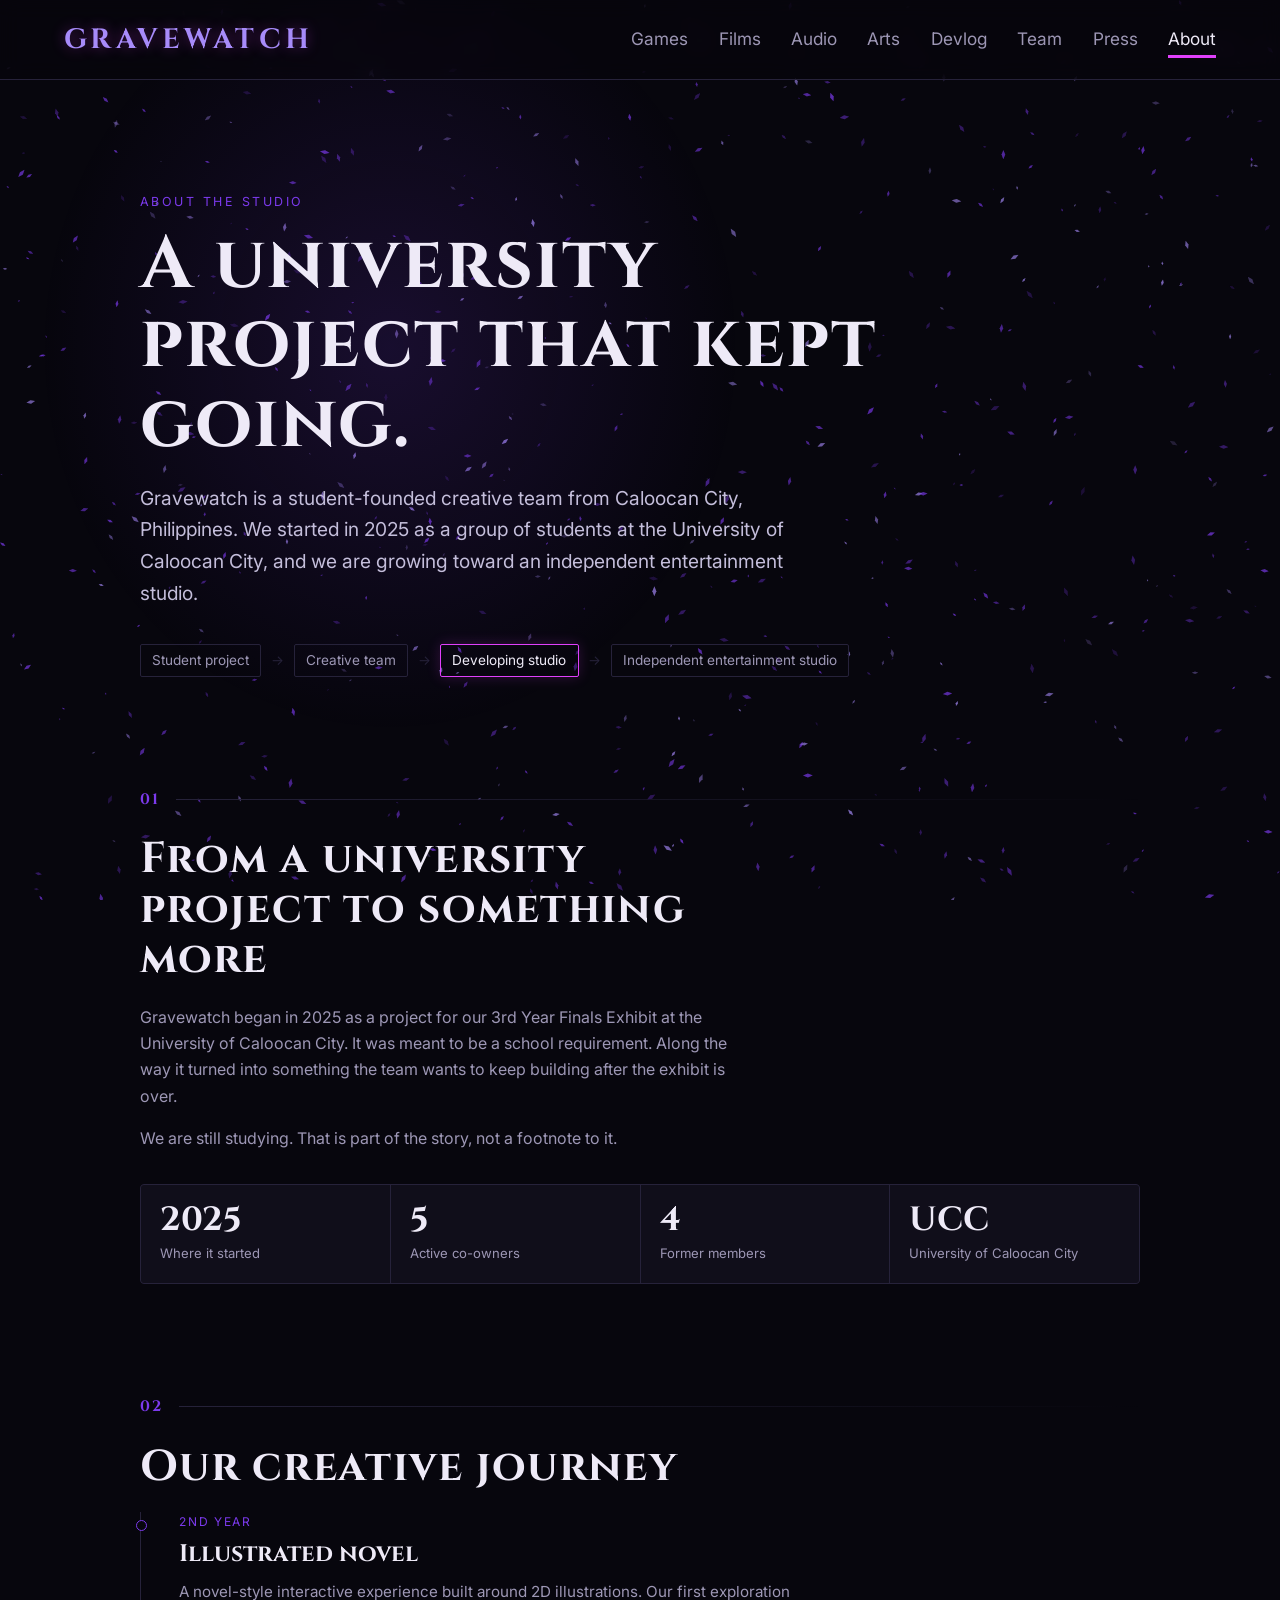
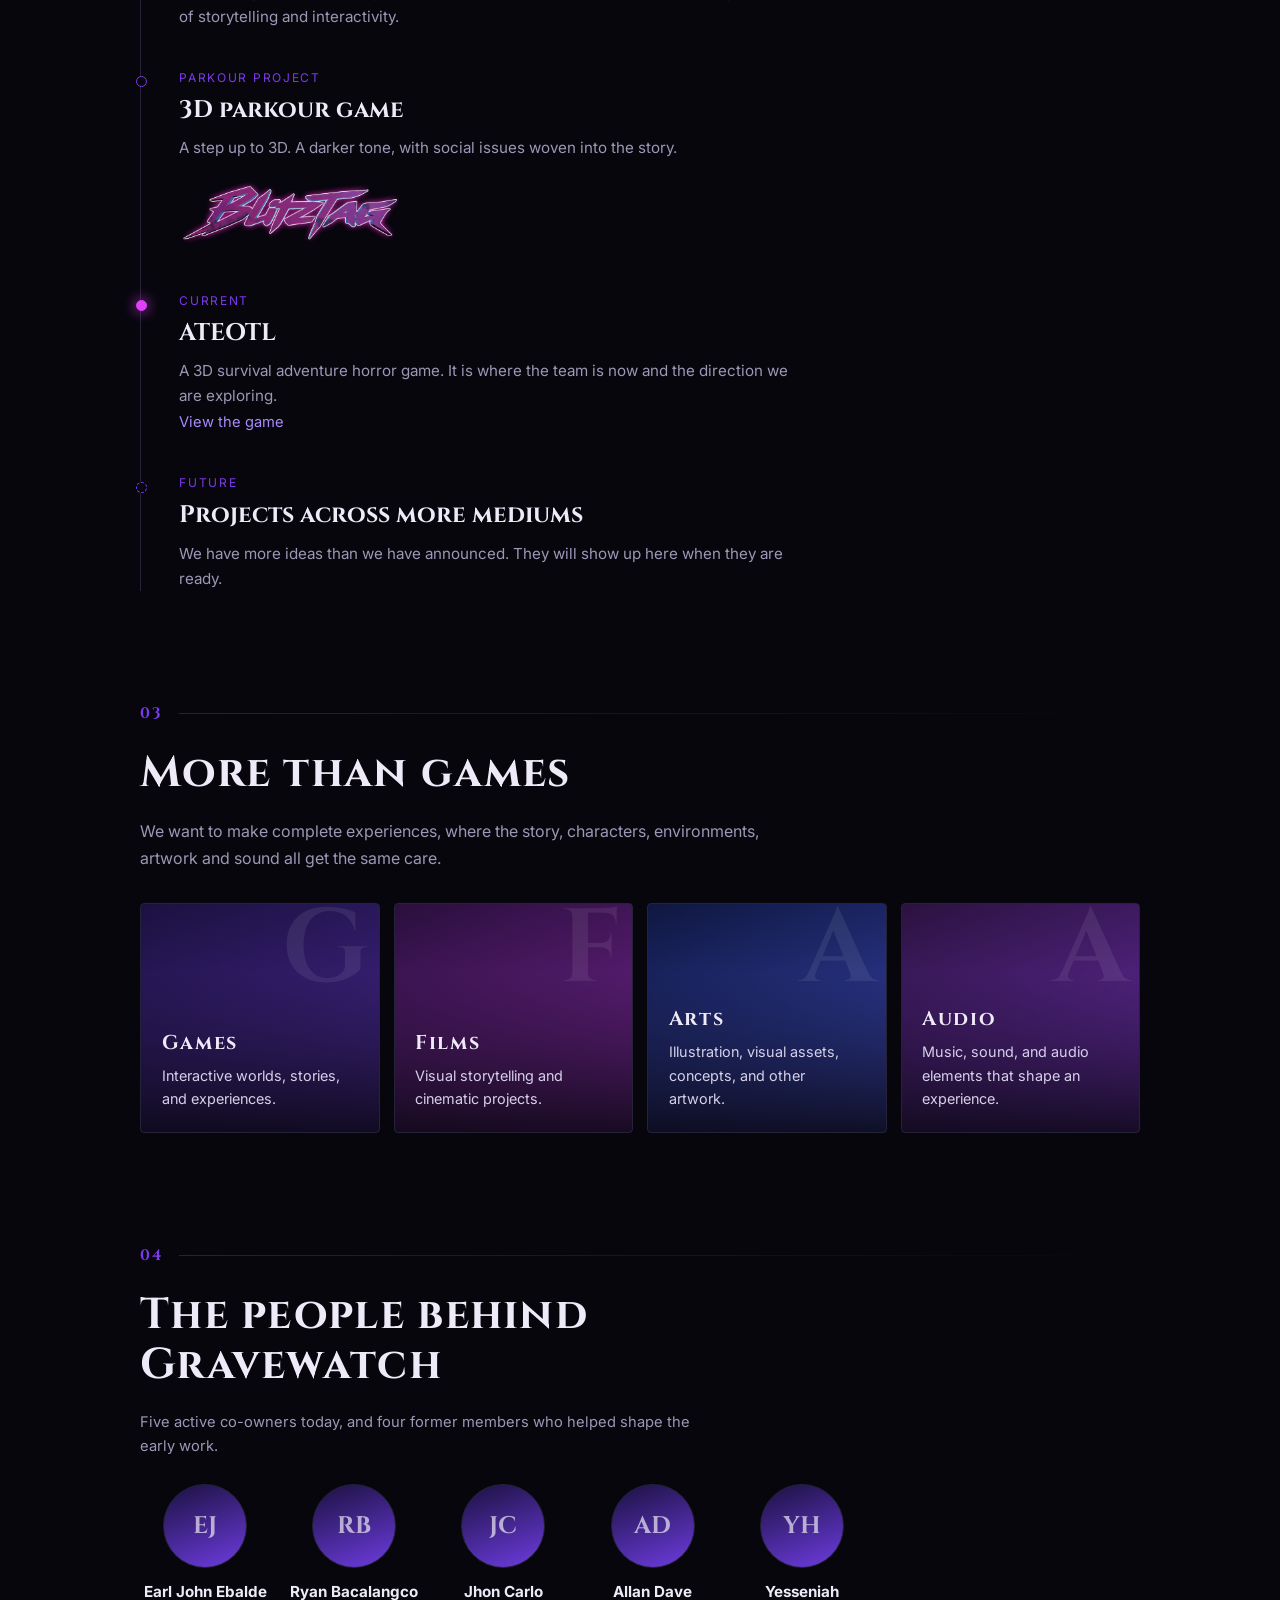
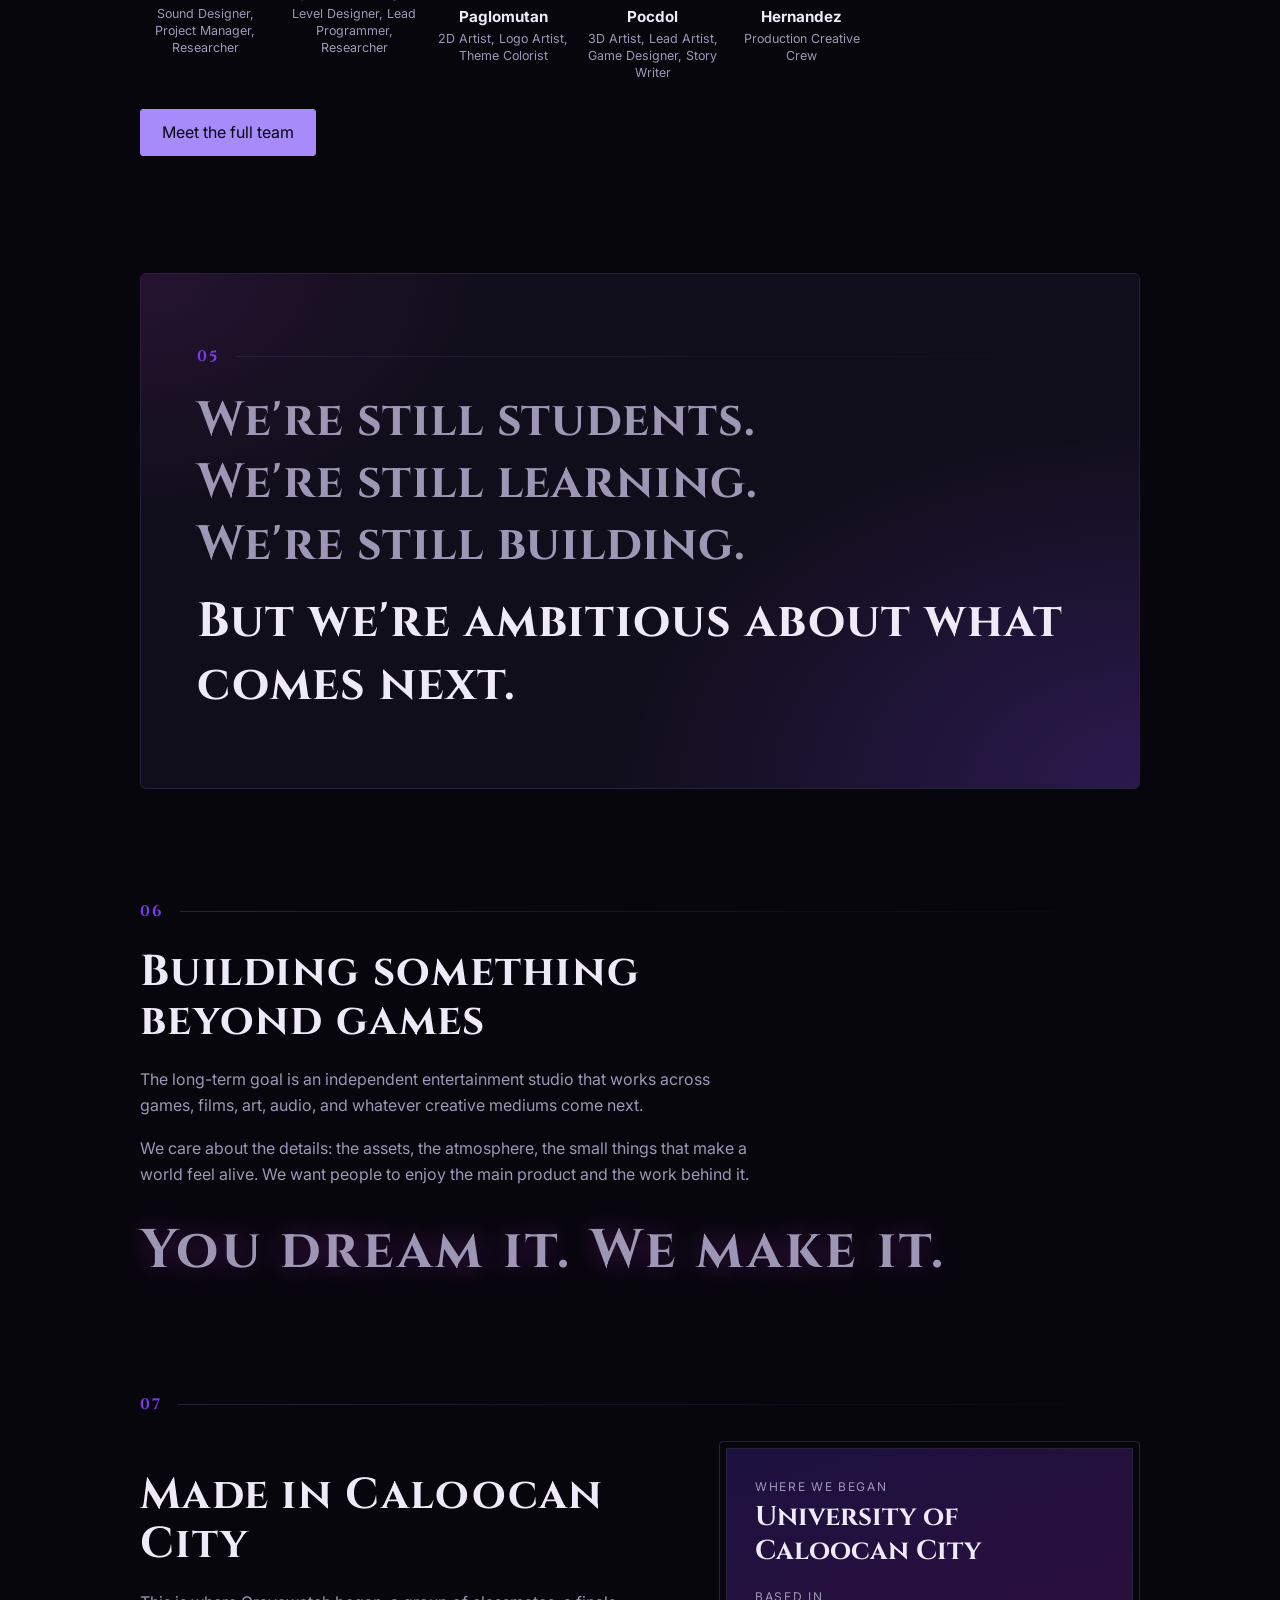
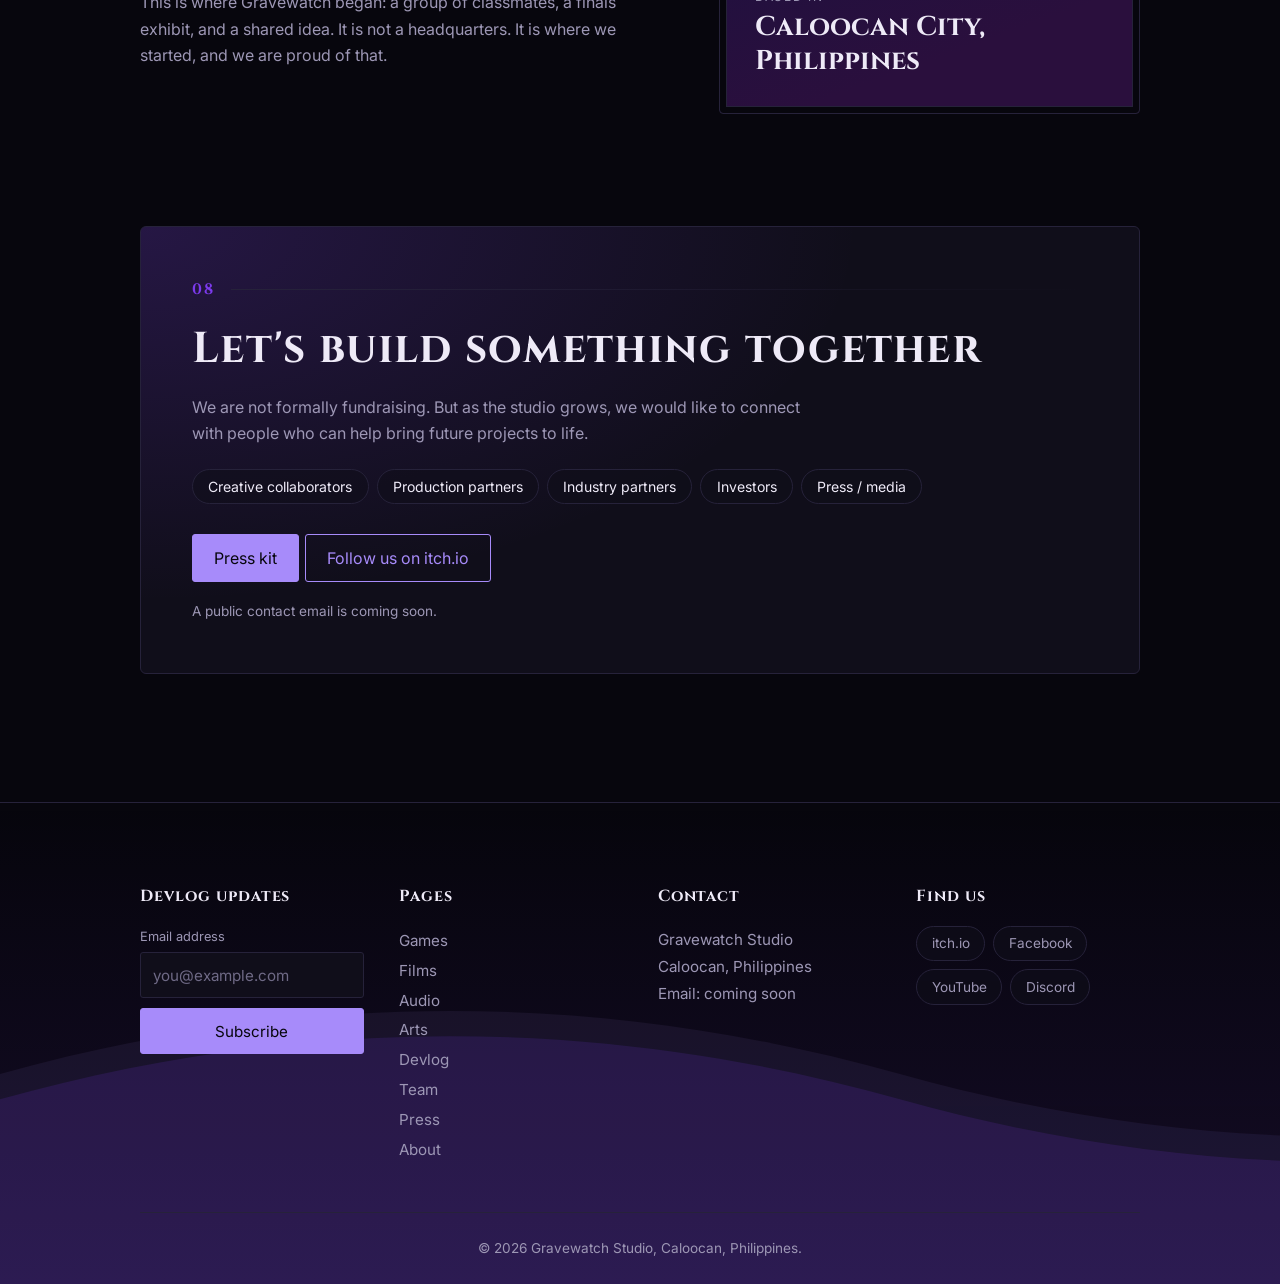
<file: about.html>
<!doctype html><html lang="en"><head><meta charset="utf-8"><meta name="viewport" content="width=device-width,initial-scale=1"><title>About | Gravewatch Studio</title><meta name="description" content="Gravewatch Studio is a student-founded creative team from Caloocan City, Philippines, growing toward an independent entertainment studio.">
<link rel="preconnect" href="https://fonts.googleapis.com"><link href="https://fonts.googleapis.com/css2?family=Cinzel:wght@500;700&family=Inter:wght@400;500&display=swap" rel="stylesheet"><link rel="stylesheet" href="css/style.css"></head>
<body data-page="about"><header><a class="brand" href="index.html">GRAVEWATCH</a><nav><a data-p="games" href="games.html">Games</a><a data-p="films" href="films.html">Films</a><a data-p="audio" href="audio.html">Audio</a><a data-p="arts" href="arts.html">Arts</a><a data-p="devlog" href="devlog.html">Devlog</a><a data-p="team" href="team.html">Team</a><a data-p="press" href="press.html">Press</a><a data-p="about" href="about.html">About</a></nav></header>
<main id="app" class="ab">
<section class="ab-hero" aria-labelledby="ab-title">
<p class="eyebrow">About the studio</p>
<h1 id="ab-title">A university project that kept going.</h1>
<p class="ab-lead">Gravewatch is a student-founded creative team from Caloocan City, Philippines. We started in 2025 as a group of students at the University of Caloocan City, and we are growing toward an independent entertainment studio.</p>
<ol class="ab-stage" aria-label="Where the studio is heading"><li><span>Student project</span></li><li><span>Creative team</span></li><li class="now"><span>Developing studio</span></li><li><span>Independent entertainment studio</span></li></ol>
</section>

<section class="ab-sec ab-r" aria-labelledby="ab-story">
<div class="ab-h"><span class="ab-n">01</span></div>
<h2 id="ab-story">From a university project to something more</h2>
<p>Gravewatch began in 2025 as a project for our 3rd Year Finals Exhibit at the University of Caloocan City. It was meant to be a school requirement. Along the way it turned into something the team wants to keep building after the exhibit is over.</p>
<p>We are still studying. That is part of the story, not a footnote to it.</p>
<div class="ab-facts"><div><b>2025</b><span>Where it started</span></div><div><b>5</b><span>Active co-owners</span></div><div><b>4</b><span>Former members</span></div><div><b>UCC</b><span>University of Caloocan City</span></div></div>
</section>

<section class="ab-sec ab-r" aria-labelledby="ab-journey">
<div class="ab-h"><span class="ab-n">02</span></div>
<h2 id="ab-journey">Our creative journey</h2>
<ol class="ab-tl">
<li><small>2nd year</small><h3>Illustrated novel</h3><p>A novel-style interactive experience built around 2D illustrations. Our first exploration of storytelling and interactivity.</p></li>
<li><small>Parkour project</small><h3>3D parkour game</h3><p>A step up to 3D. A darker tone, with social issues woven into the story.</p><img class="ab-logo" src="assets/blitztag-logo.png" alt="Blitz Tag logo" loading="lazy"></li>
<li class="now"><small>Current</small><h3>ATEOTL</h3><p>A 3D survival adventure horror game. It is where the team is now and the direction we are exploring.</p><a class="more" href="game.html?slug=ateotl">View the game</a></li>
<li class="next"><small>Future</small><h3>Projects across more mediums</h3><p>We have more ideas than we have announced. They will show up here when they are ready.</p></li>
</ol>
</section>

<section class="ab-sec ab-r" aria-labelledby="ab-make">
<div class="ab-h"><span class="ab-n">03</span></div>
<h2 id="ab-make">More than games</h2>
<p>We want to make complete experiences, where the story, characters, environments, artwork and sound all get the same care.</p>
<div class="ab-make">
<a class="ab-tile" data-g="G" href="games.html"><h3>Games</h3><p>Interactive worlds, stories, and experiences.</p></a>
<a class="ab-tile" data-g="F" href="films.html"><h3>Films</h3><p>Visual storytelling and cinematic projects.</p></a>
<a class="ab-tile" data-g="A" href="arts.html"><h3>Arts</h3><p>Illustration, visual assets, concepts, and other artwork.</p></a>
<a class="ab-tile" data-g="A" href="audio.html"><h3>Audio</h3><p>Music, sound, and audio elements that shape an experience.</p></a>
</div>
</section>

<section class="ab-sec ab-r" aria-labelledby="ab-people">
<div class="ab-h"><span class="ab-n">04</span></div>
<h2 id="ab-people">The people behind Gravewatch</h2>
<p class="ab-people-note">Five active co-owners today, and four former members who helped shape the early work.</p>
<div class="ab-crew" id="ab-crew"></div>
<a class="btn" href="team.html">Meet the full team</a>
</section>

<section class="ab-sec ab-r" aria-labelledby="ab-ambition">
<div class="ab-ambition">
<div class="ab-h"><span class="ab-n">05</span></div>
<h2 id="ab-ambition" class="sr-only" style="position:absolute;left:-9999px">Ambition</h2>
<p class="ab-big">We're still students.</p>
<p class="ab-big">We're still learning.</p>
<p class="ab-big">We're still building.</p>
<p class="ab-big last">But we're ambitious about what comes next.</p>
</div>
</section>

<section class="ab-sec ab-r" aria-labelledby="ab-vision">
<div class="ab-h"><span class="ab-n">06</span></div>
<h2 id="ab-vision">Building something beyond games</h2>
<p>The long-term goal is an independent entertainment studio that works across games, films, art, audio, and whatever creative mediums come next.</p>
<p>We care about the details: the assets, the atmosphere, the small things that make a world feel alive. We want people to enjoy the main product and the work behind it.</p>
<p class="ab-tagline">You dream it. We make it.</p>
</section>

<section class="ab-sec ab-r" aria-labelledby="ab-origin">
<div class="ab-h"><span class="ab-n">07</span></div>
<div class="ab-origin">
<div><h2 id="ab-origin">Made in Caloocan City</h2><p>This is where Gravewatch began: a group of classmates, a finals exhibit, and a shared idea. It is not a headquarters. It is where we started, and we are proud of that.</p></div>
<div class="ab-plate"><small>Where we began</small><b>University of Caloocan City</b><small>Based in</small><b>Caloocan City, Philippines</b></div>
</div>
</section>

<section class="ab-sec ab-r" aria-labelledby="ab-collab">
<div class="ab-collab">
<div class="ab-h"><span class="ab-n">08</span></div>
<h2 id="ab-collab">Let's build something together</h2>
<p>We are not formally fundraising. But as the studio grows, we would like to connect with people who can help bring future projects to life.</p>
<ul class="ab-who"><li>Creative collaborators</li><li>Production partners</li><li>Industry partners</li><li>Investors</li><li>Press / media</li></ul>
<a class="btn" href="press.html">Press kit</a><a class="btn alt" href="https://gravewatch-studio.itch.io">Follow us on itch.io</a>
<p class="ab-note">A public contact email is coming soon.</p>
</div>
</section>
</main><footer class="wave"><div class="wave-bg" aria-hidden="true"><svg class="wv wv1" viewBox="0 0 7200 500" preserveAspectRatio="none"><defs><path id="wv" d="M0 250C300 150 600 150 900 250S1500 350 1800 250V500H0Z"/></defs><g fill="#7c3aed" fill-opacity=".14"><use href="#wv" x="0" y="30"/><use href="#wv" x="1800" y="30"/><use href="#wv" x="3600" y="30"/><use href="#wv" x="5400" y="30"/></g></svg><svg class="wv wv2" viewBox="0 0 7200 500" preserveAspectRatio="none"><g fill="#a78bfa" fill-opacity=".07"><use href="#wv" x="0" y="0"/><use href="#wv" x="1800" y="0"/><use href="#wv" x="3600" y="0"/><use href="#wv" x="5400" y="0"/></g></svg></div>
<div class="wave-in"><div class="wave-grid">
<div><h3>Devlog updates</h3><form id="news" novalidate><label for="em">Email address</label><input id="em" type="email" placeholder="you@example.com" autocomplete="email" required><button class="btn" type="submit">Subscribe</button><p id="newsmsg" role="status"></p></form></div>
<div><h3>Pages</h3><div class="wl"><a href="games.html">Games</a><a href="films.html">Films</a><a href="audio.html">Audio</a><a href="arts.html">Arts</a><a href="devlog.html">Devlog</a><a href="team.html">Team</a><a href="press.html">Press</a><a href="about.html">About</a></div></div>
<div><h3>Contact</h3><address>Gravewatch Studio<br>Caloocan, Philippines<br>Email: coming soon</address></div>
<div><h3>Find us</h3><div class="soc"><a href="https://gravewatch-studio.itch.io">itch.io</a><a href="#">Facebook</a><a href="#">YouTube</a><a href="#">Discord</a></div></div>
</div><p class="wave-copy">&copy; <span id="yr"></span> Gravewatch Studio, Caloocan, Philippines.</p></div></footer><script>document.getElementById('yr').textContent=new Date().getFullYear()</script><script>
document.documentElement.classList.add('js');
(function(){
var r=[].slice.call(document.querySelectorAll('.ab-r'));
if(!('IntersectionObserver' in window)){r.forEach(function(e){e.classList.add('in')});}
else{var io=new IntersectionObserver(function(es){es.forEach(function(e){if(e.isIntersecting){e.target.classList.add('in');io.unobserve(e.target)}})},{threshold:.12});r.forEach(function(e){io.observe(e)});}
var box=document.getElementById('ab-crew');if(!box)return;
var esc=function(s){return String(s==null?'':s).replace(/[&<>"']/g,function(c){return {'&':'&amp;','<':'&lt;','>':'&gt;','"':'&quot;',"'":'&#39;'}[c]})};
var ini=function(n){return String(n||'').split(' ').filter(Boolean).map(function(w){return w[0]}).slice(0,2).join('').toUpperCase()};
fetch('data/data.json').then(function(x){return x.json()}).then(function(d){
var m=(d.members||[]).filter(function(p){return !p.former});
box.innerHTML='<div class="crew">'+m.map(function(p){return '<a class="crew-m" href="member.html?slug='+encodeURIComponent(p.slug)+'">'+(p.photo?'<img src="'+esc(p.photo)+'" alt="">':'<span class="crew-ph" aria-hidden="true">'+esc(ini(p.name))+'</span>')+'<strong>'+esc(p.name)+'</strong><span>'+esc(p.role)+'</span></a>'}).join('')+'</div>';
}).catch(function(){});
})();
</script><script src="js/bg.js"></script><script src="js/coverflow.js"></script><script src="js/app.js"></script></body></html>
</file>
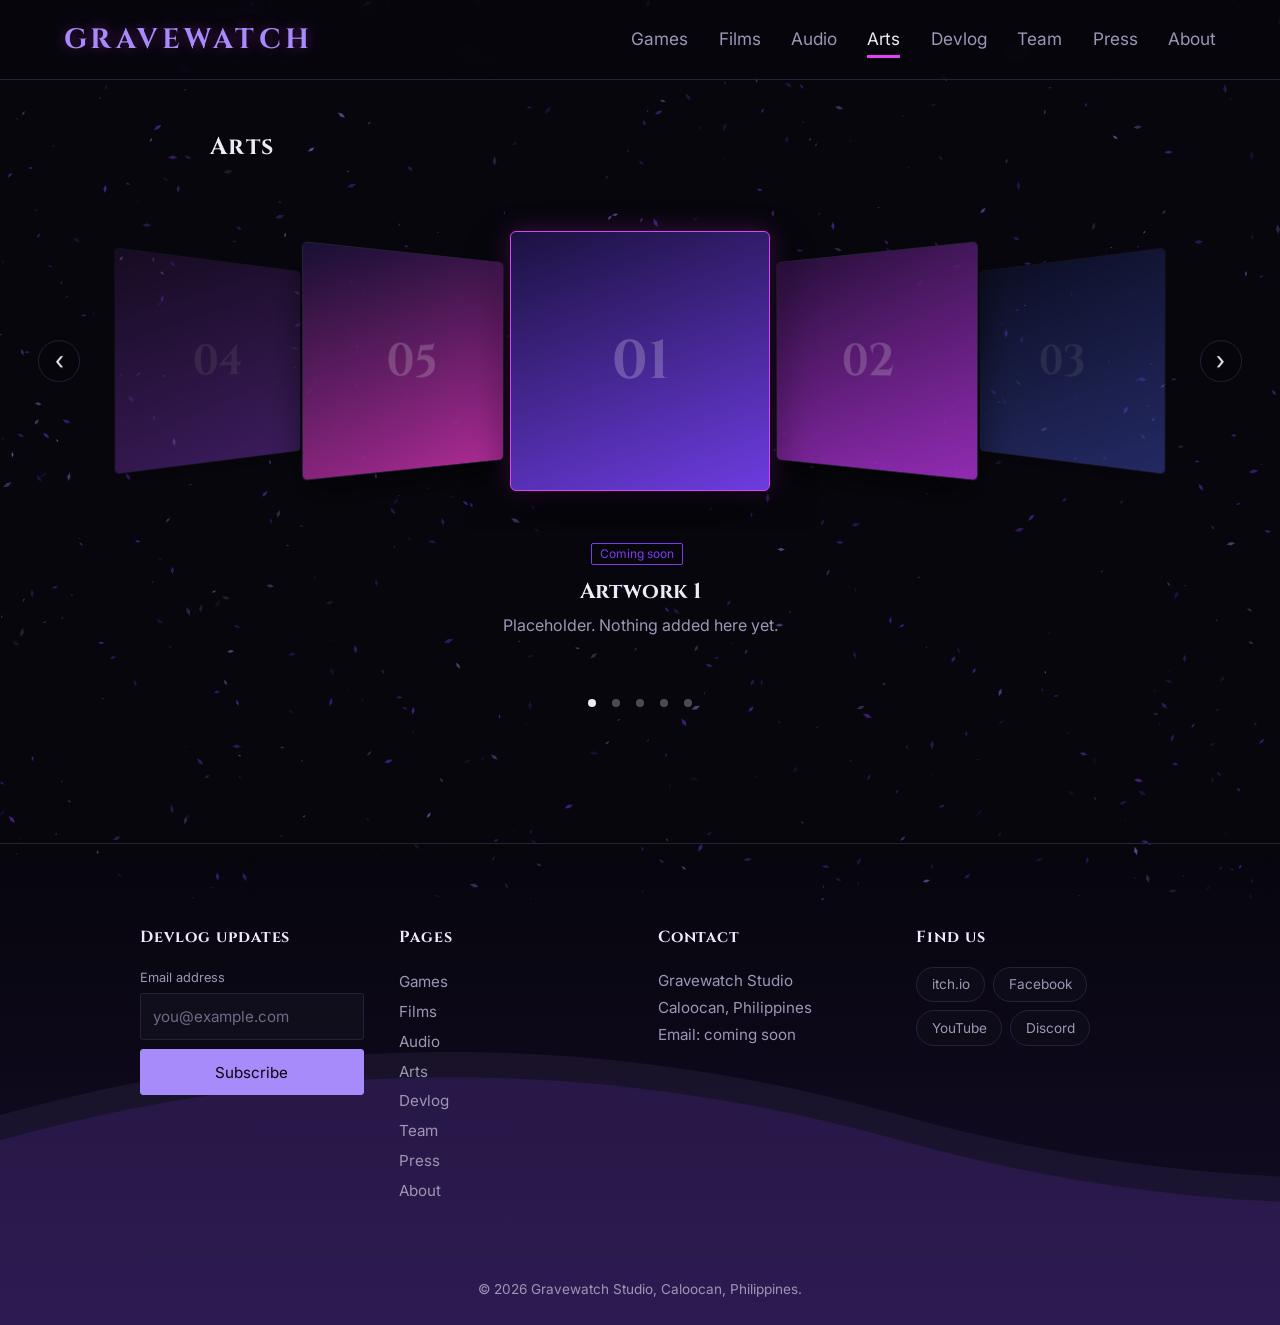
<file: arts.html>
<!doctype html><html lang="en"><head><meta charset="utf-8"><meta name="viewport" content="width=device-width,initial-scale=1"><title>Arts | Gravewatch Studio</title><meta name="description" content="Gravewatch Studio is an indie game studio from Caloocan, Philippines.">
<link rel="preconnect" href="https://fonts.googleapis.com"><link href="https://fonts.googleapis.com/css2?family=Cinzel:wght@500;700&family=Inter:wght@400;500&display=swap" rel="stylesheet"><link rel="stylesheet" href="css/style.css"></head>
<body data-page="arts"><header><a class="brand" href="index.html">GRAVEWATCH</a><nav><a data-p="games" href="games.html">Games</a><a data-p="films" href="films.html">Films</a><a data-p="audio" href="audio.html">Audio</a><a data-p="arts" href="arts.html">Arts</a><a data-p="devlog" href="devlog.html">Devlog</a><a data-p="team" href="team.html">Team</a><a data-p="press" href="press.html">Press</a><a data-p="about" href="about.html">About</a></nav></header>
<main id="app"></main><footer class="wave"><div class="wave-bg" aria-hidden="true"><svg class="wv wv1" viewBox="0 0 7200 500" preserveAspectRatio="none"><defs><path id="wv" d="M0 250C300 150 600 150 900 250S1500 350 1800 250V500H0Z"/></defs><g fill="#7c3aed" fill-opacity=".14"><use href="#wv" x="0" y="30"/><use href="#wv" x="1800" y="30"/><use href="#wv" x="3600" y="30"/><use href="#wv" x="5400" y="30"/></g></svg><svg class="wv wv2" viewBox="0 0 7200 500" preserveAspectRatio="none"><g fill="#a78bfa" fill-opacity=".07"><use href="#wv" x="0" y="0"/><use href="#wv" x="1800" y="0"/><use href="#wv" x="3600" y="0"/><use href="#wv" x="5400" y="0"/></g></svg></div>
<div class="wave-in"><div class="wave-grid">
<div><h3>Devlog updates</h3><form id="news" novalidate><label for="em">Email address</label><input id="em" type="email" placeholder="you@example.com" autocomplete="email" required><button class="btn" type="submit">Subscribe</button><p id="newsmsg" role="status"></p></form></div>
<div><h3>Pages</h3><div class="wl"><a href="games.html">Games</a><a href="films.html">Films</a><a href="audio.html">Audio</a><a href="arts.html">Arts</a><a href="devlog.html">Devlog</a><a href="team.html">Team</a><a href="press.html">Press</a><a href="about.html">About</a></div></div>
<div><h3>Contact</h3><address>Gravewatch Studio<br>Caloocan, Philippines<br>Email: coming soon</address></div>
<div><h3>Find us</h3><div class="soc"><a href="https://gravewatch-studio.itch.io">itch.io</a><a href="#">Facebook</a><a href="#">YouTube</a><a href="#">Discord</a></div></div>
</div><p class="wave-copy">&copy; <span id="yr"></span> Gravewatch Studio, Caloocan, Philippines.</p></div></footer><script>document.getElementById('yr').textContent=new Date().getFullYear()</script><script src="js/bg.js"></script><script src="js/coverflow.js"></script><script src="js/app.js"></script></body></html>
</file>
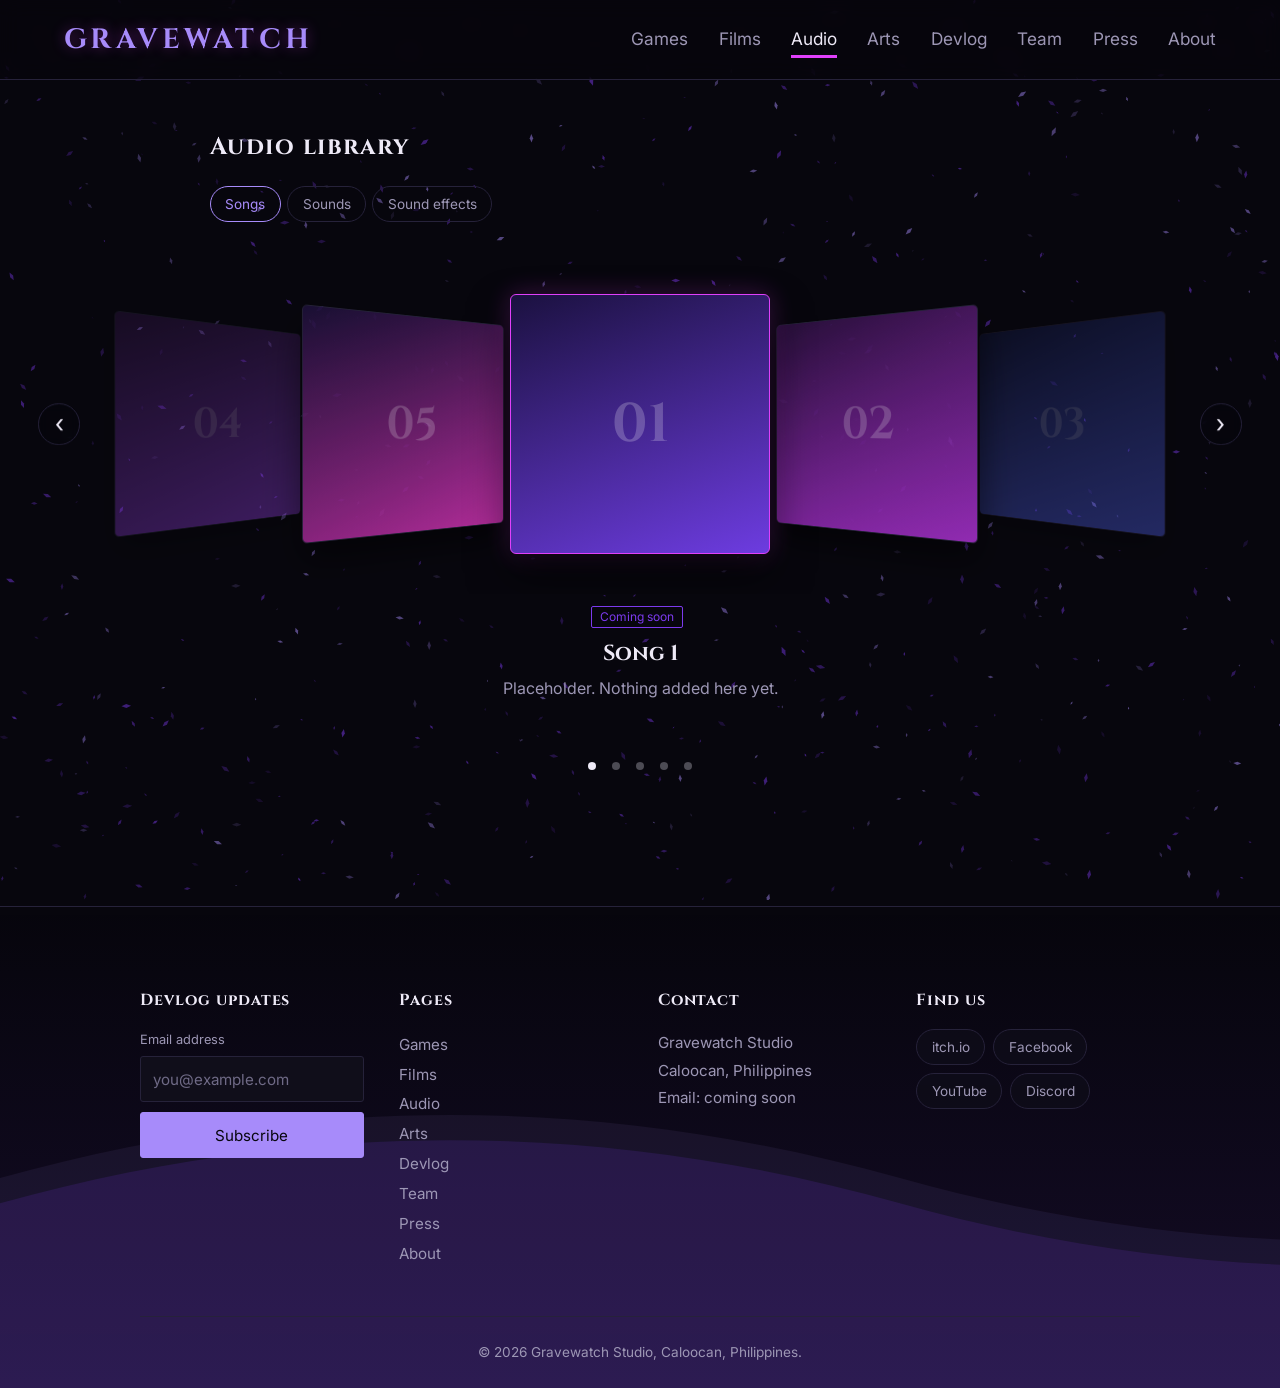
<file: audio.html>
<!doctype html><html lang="en"><head><meta charset="utf-8"><meta name="viewport" content="width=device-width,initial-scale=1"><title>Audio | Gravewatch Studio</title><meta name="description" content="Gravewatch Studio is an indie game studio from Caloocan, Philippines.">
<link rel="preconnect" href="https://fonts.googleapis.com"><link href="https://fonts.googleapis.com/css2?family=Cinzel:wght@500;700&family=Inter:wght@400;500&display=swap" rel="stylesheet"><link rel="stylesheet" href="css/style.css"></head>
<body data-page="audio"><header><a class="brand" href="index.html">GRAVEWATCH</a><nav><a data-p="games" href="games.html">Games</a><a data-p="films" href="films.html">Films</a><a data-p="audio" href="audio.html">Audio</a><a data-p="arts" href="arts.html">Arts</a><a data-p="devlog" href="devlog.html">Devlog</a><a data-p="team" href="team.html">Team</a><a data-p="press" href="press.html">Press</a><a data-p="about" href="about.html">About</a></nav></header>
<main id="app"></main><footer class="wave"><div class="wave-bg" aria-hidden="true"><svg class="wv wv1" viewBox="0 0 7200 500" preserveAspectRatio="none"><defs><path id="wv" d="M0 250C300 150 600 150 900 250S1500 350 1800 250V500H0Z"/></defs><g fill="#7c3aed" fill-opacity=".14"><use href="#wv" x="0" y="30"/><use href="#wv" x="1800" y="30"/><use href="#wv" x="3600" y="30"/><use href="#wv" x="5400" y="30"/></g></svg><svg class="wv wv2" viewBox="0 0 7200 500" preserveAspectRatio="none"><g fill="#a78bfa" fill-opacity=".07"><use href="#wv" x="0" y="0"/><use href="#wv" x="1800" y="0"/><use href="#wv" x="3600" y="0"/><use href="#wv" x="5400" y="0"/></g></svg></div>
<div class="wave-in"><div class="wave-grid">
<div><h3>Devlog updates</h3><form id="news" novalidate><label for="em">Email address</label><input id="em" type="email" placeholder="you@example.com" autocomplete="email" required><button class="btn" type="submit">Subscribe</button><p id="newsmsg" role="status"></p></form></div>
<div><h3>Pages</h3><div class="wl"><a href="games.html">Games</a><a href="films.html">Films</a><a href="audio.html">Audio</a><a href="arts.html">Arts</a><a href="devlog.html">Devlog</a><a href="team.html">Team</a><a href="press.html">Press</a><a href="about.html">About</a></div></div>
<div><h3>Contact</h3><address>Gravewatch Studio<br>Caloocan, Philippines<br>Email: coming soon</address></div>
<div><h3>Find us</h3><div class="soc"><a href="https://gravewatch-studio.itch.io">itch.io</a><a href="#">Facebook</a><a href="#">YouTube</a><a href="#">Discord</a></div></div>
</div><p class="wave-copy">&copy; <span id="yr"></span> Gravewatch Studio, Caloocan, Philippines.</p></div></footer><script>document.getElementById('yr').textContent=new Date().getFullYear()</script><script src="js/bg.js"></script><script src="js/coverflow.js"></script><script src="js/app.js"></script></body></html>
</file>
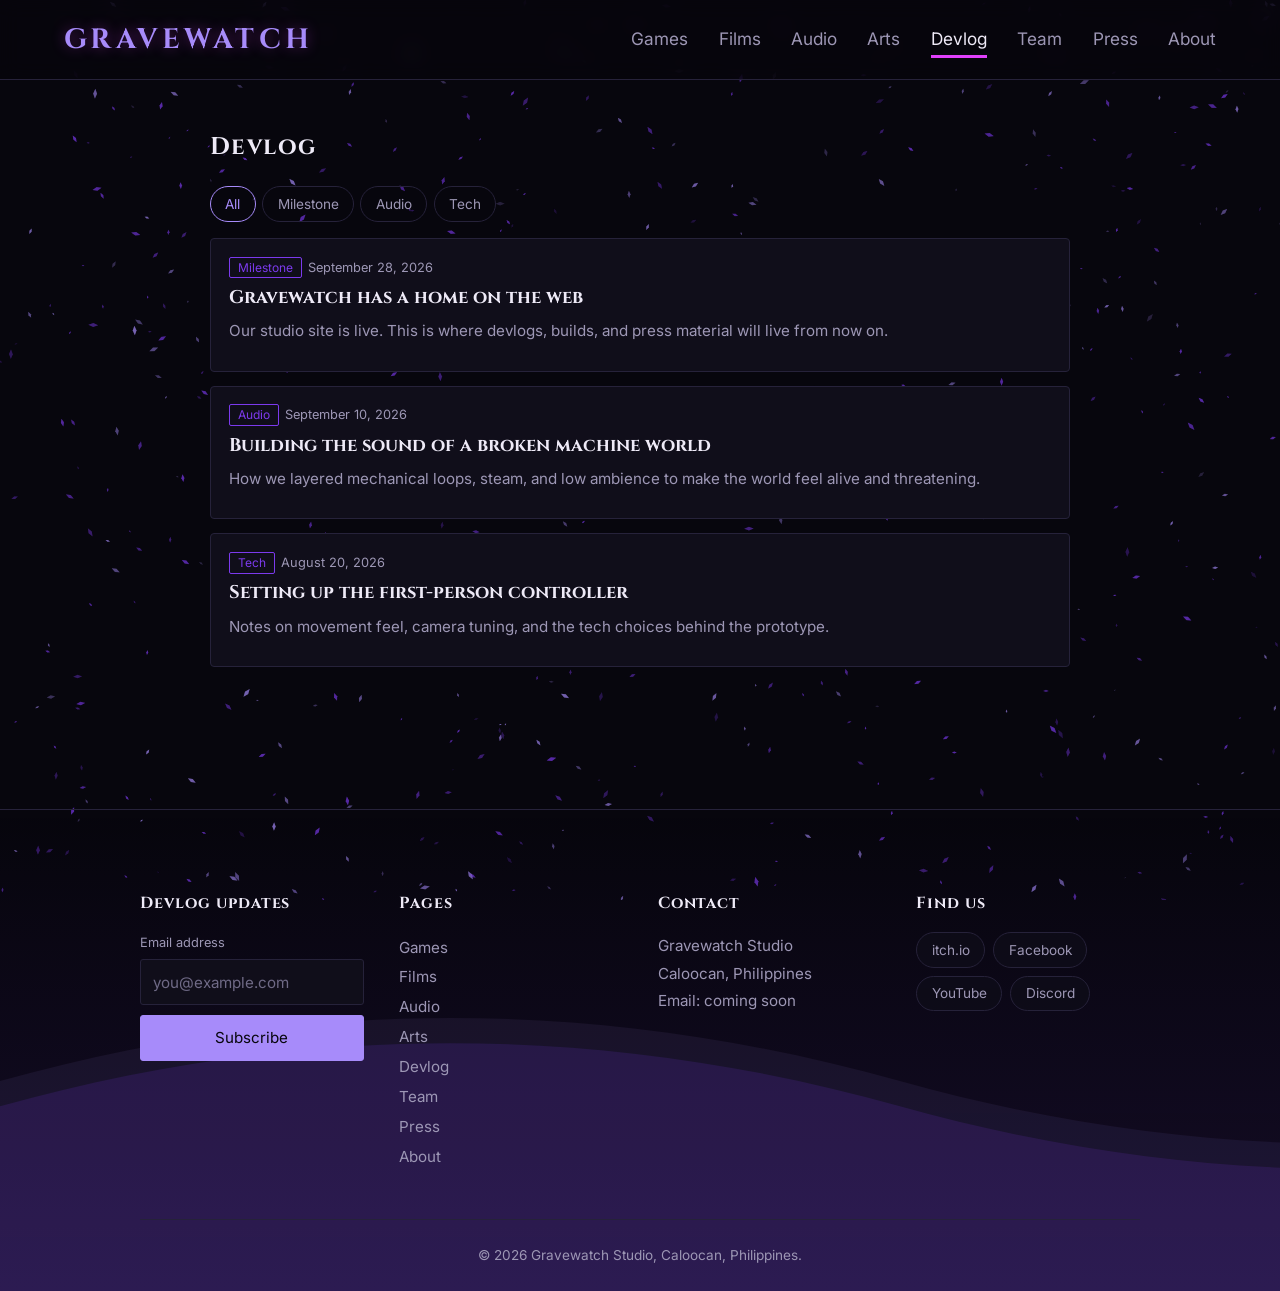
<file: devlog.html>
<!doctype html><html lang="en"><head><meta charset="utf-8"><meta name="viewport" content="width=device-width,initial-scale=1"><title>Devlog | Gravewatch Studio</title><meta name="description" content="Gravewatch Studio is an indie game studio from Caloocan, Philippines.">
<link rel="preconnect" href="https://fonts.googleapis.com"><link href="https://fonts.googleapis.com/css2?family=Cinzel:wght@500;700&family=Inter:wght@400;500&display=swap" rel="stylesheet"><link rel="stylesheet" href="css/style.css"></head>
<body data-page="devlog"><header><a class="brand" href="index.html">GRAVEWATCH</a><nav><a data-p="games" href="games.html">Games</a><a data-p="films" href="films.html">Films</a><a data-p="audio" href="audio.html">Audio</a><a data-p="arts" href="arts.html">Arts</a><a data-p="devlog" href="devlog.html">Devlog</a><a data-p="team" href="team.html">Team</a><a data-p="press" href="press.html">Press</a><a data-p="about" href="about.html">About</a></nav></header>
<main id="app"></main><footer class="wave"><div class="wave-bg" aria-hidden="true"><svg class="wv wv1" viewBox="0 0 7200 500" preserveAspectRatio="none"><defs><path id="wv" d="M0 250C300 150 600 150 900 250S1500 350 1800 250V500H0Z"/></defs><g fill="#7c3aed" fill-opacity=".14"><use href="#wv" x="0" y="30"/><use href="#wv" x="1800" y="30"/><use href="#wv" x="3600" y="30"/><use href="#wv" x="5400" y="30"/></g></svg><svg class="wv wv2" viewBox="0 0 7200 500" preserveAspectRatio="none"><g fill="#a78bfa" fill-opacity=".07"><use href="#wv" x="0" y="0"/><use href="#wv" x="1800" y="0"/><use href="#wv" x="3600" y="0"/><use href="#wv" x="5400" y="0"/></g></svg></div>
<div class="wave-in"><div class="wave-grid">
<div><h3>Devlog updates</h3><form id="news" novalidate><label for="em">Email address</label><input id="em" type="email" placeholder="you@example.com" autocomplete="email" required><button class="btn" type="submit">Subscribe</button><p id="newsmsg" role="status"></p></form></div>
<div><h3>Pages</h3><div class="wl"><a href="games.html">Games</a><a href="films.html">Films</a><a href="audio.html">Audio</a><a href="arts.html">Arts</a><a href="devlog.html">Devlog</a><a href="team.html">Team</a><a href="press.html">Press</a><a href="about.html">About</a></div></div>
<div><h3>Contact</h3><address>Gravewatch Studio<br>Caloocan, Philippines<br>Email: coming soon</address></div>
<div><h3>Find us</h3><div class="soc"><a href="https://gravewatch-studio.itch.io">itch.io</a><a href="#">Facebook</a><a href="#">YouTube</a><a href="#">Discord</a></div></div>
</div><p class="wave-copy">&copy; <span id="yr"></span> Gravewatch Studio, Caloocan, Philippines.</p></div></footer><script>document.getElementById('yr').textContent=new Date().getFullYear()</script><script src="js/bg.js"></script><script src="js/coverflow.js"></script><script src="js/app.js"></script></body></html>
</file>
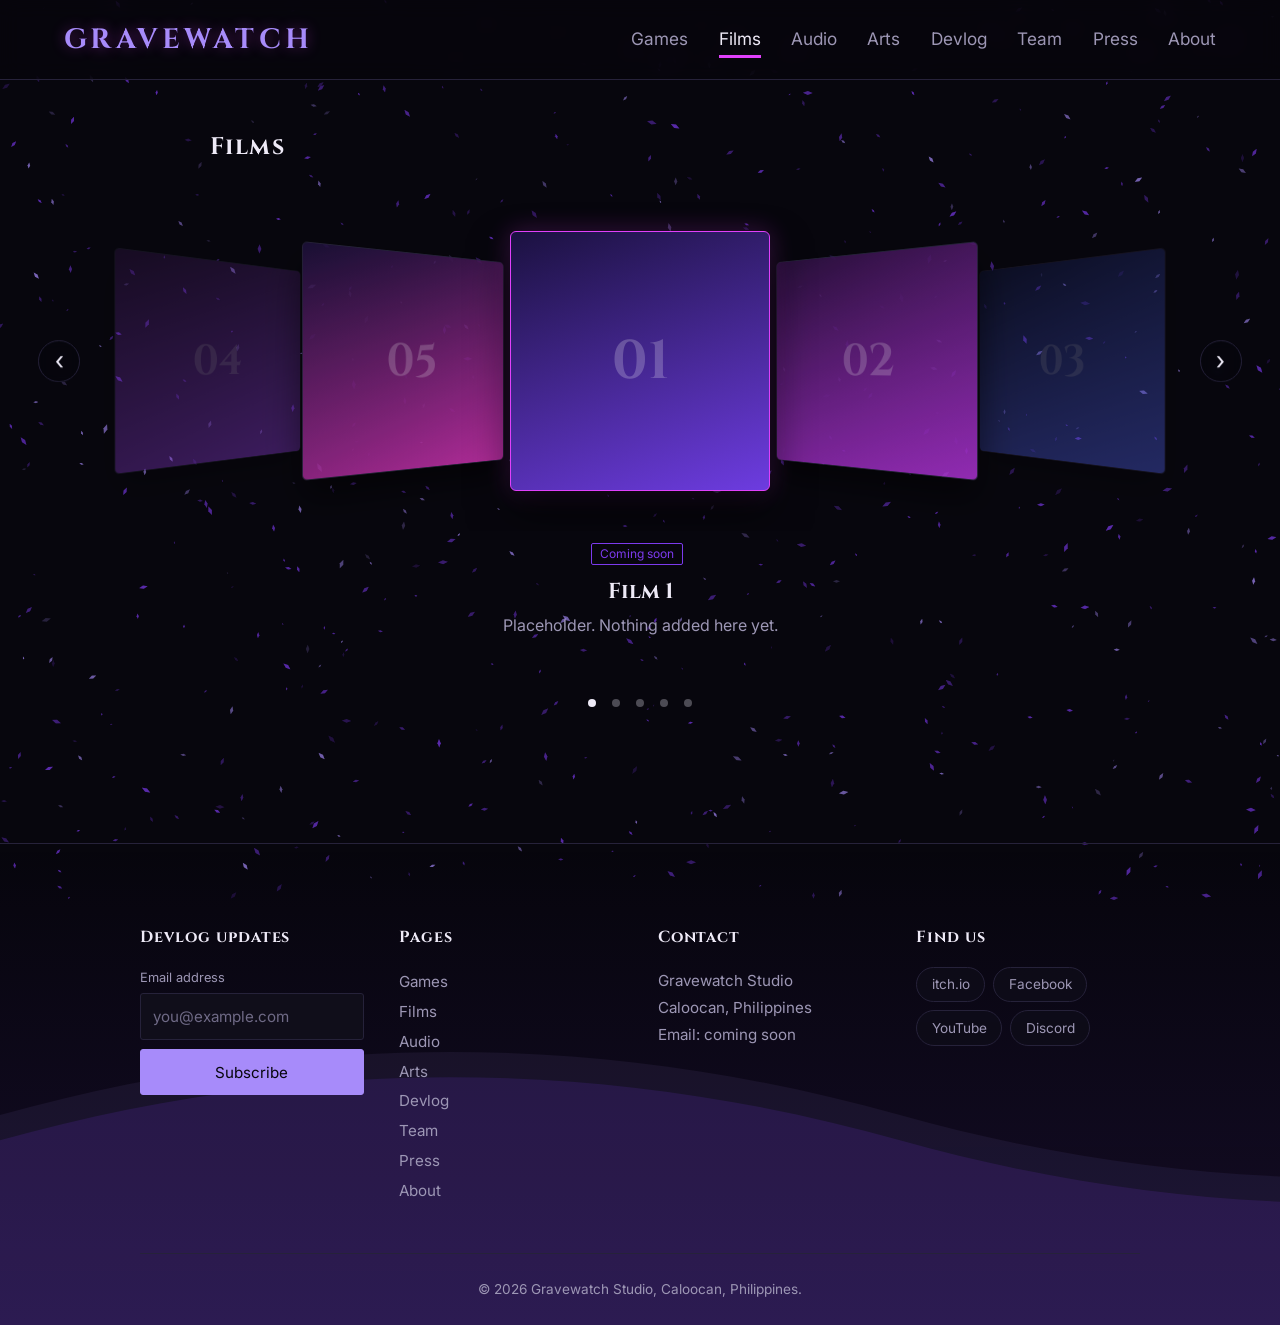
<file: films.html>
<!doctype html><html lang="en"><head><meta charset="utf-8"><meta name="viewport" content="width=device-width,initial-scale=1"><title>Films | Gravewatch Studio</title><meta name="description" content="Gravewatch Studio is an indie game studio from Caloocan, Philippines.">
<link rel="preconnect" href="https://fonts.googleapis.com"><link href="https://fonts.googleapis.com/css2?family=Cinzel:wght@500;700&family=Inter:wght@400;500&display=swap" rel="stylesheet"><link rel="stylesheet" href="css/style.css"></head>
<body data-page="films"><header><a class="brand" href="index.html">GRAVEWATCH</a><nav><a data-p="games" href="games.html">Games</a><a data-p="films" href="films.html">Films</a><a data-p="audio" href="audio.html">Audio</a><a data-p="arts" href="arts.html">Arts</a><a data-p="devlog" href="devlog.html">Devlog</a><a data-p="team" href="team.html">Team</a><a data-p="press" href="press.html">Press</a><a data-p="about" href="about.html">About</a></nav></header>
<main id="app"><h2>Films</h2><p class="empty">Film library coming soon. This section will connect to the studio film site.</p></main><footer class="wave"><div class="wave-bg" aria-hidden="true"><svg class="wv wv1" viewBox="0 0 7200 500" preserveAspectRatio="none"><defs><path id="wv" d="M0 250C300 150 600 150 900 250S1500 350 1800 250V500H0Z"/></defs><g fill="#7c3aed" fill-opacity=".14"><use href="#wv" x="0" y="30"/><use href="#wv" x="1800" y="30"/><use href="#wv" x="3600" y="30"/><use href="#wv" x="5400" y="30"/></g></svg><svg class="wv wv2" viewBox="0 0 7200 500" preserveAspectRatio="none"><g fill="#a78bfa" fill-opacity=".07"><use href="#wv" x="0" y="0"/><use href="#wv" x="1800" y="0"/><use href="#wv" x="3600" y="0"/><use href="#wv" x="5400" y="0"/></g></svg></div>
<div class="wave-in"><div class="wave-grid">
<div><h3>Devlog updates</h3><form id="news" novalidate><label for="em">Email address</label><input id="em" type="email" placeholder="you@example.com" autocomplete="email" required><button class="btn" type="submit">Subscribe</button><p id="newsmsg" role="status"></p></form></div>
<div><h3>Pages</h3><div class="wl"><a href="games.html">Games</a><a href="films.html">Films</a><a href="audio.html">Audio</a><a href="arts.html">Arts</a><a href="devlog.html">Devlog</a><a href="team.html">Team</a><a href="press.html">Press</a><a href="about.html">About</a></div></div>
<div><h3>Contact</h3><address>Gravewatch Studio<br>Caloocan, Philippines<br>Email: coming soon</address></div>
<div><h3>Find us</h3><div class="soc"><a href="https://gravewatch-studio.itch.io">itch.io</a><a href="#">Facebook</a><a href="#">YouTube</a><a href="#">Discord</a></div></div>
</div><p class="wave-copy">&copy; <span id="yr"></span> Gravewatch Studio, Caloocan, Philippines.</p></div></footer><script>document.getElementById('yr').textContent=new Date().getFullYear()</script><script src="js/bg.js"></script><script src="js/coverflow.js"></script><script src="js/app.js"></script></body></html>
</file>
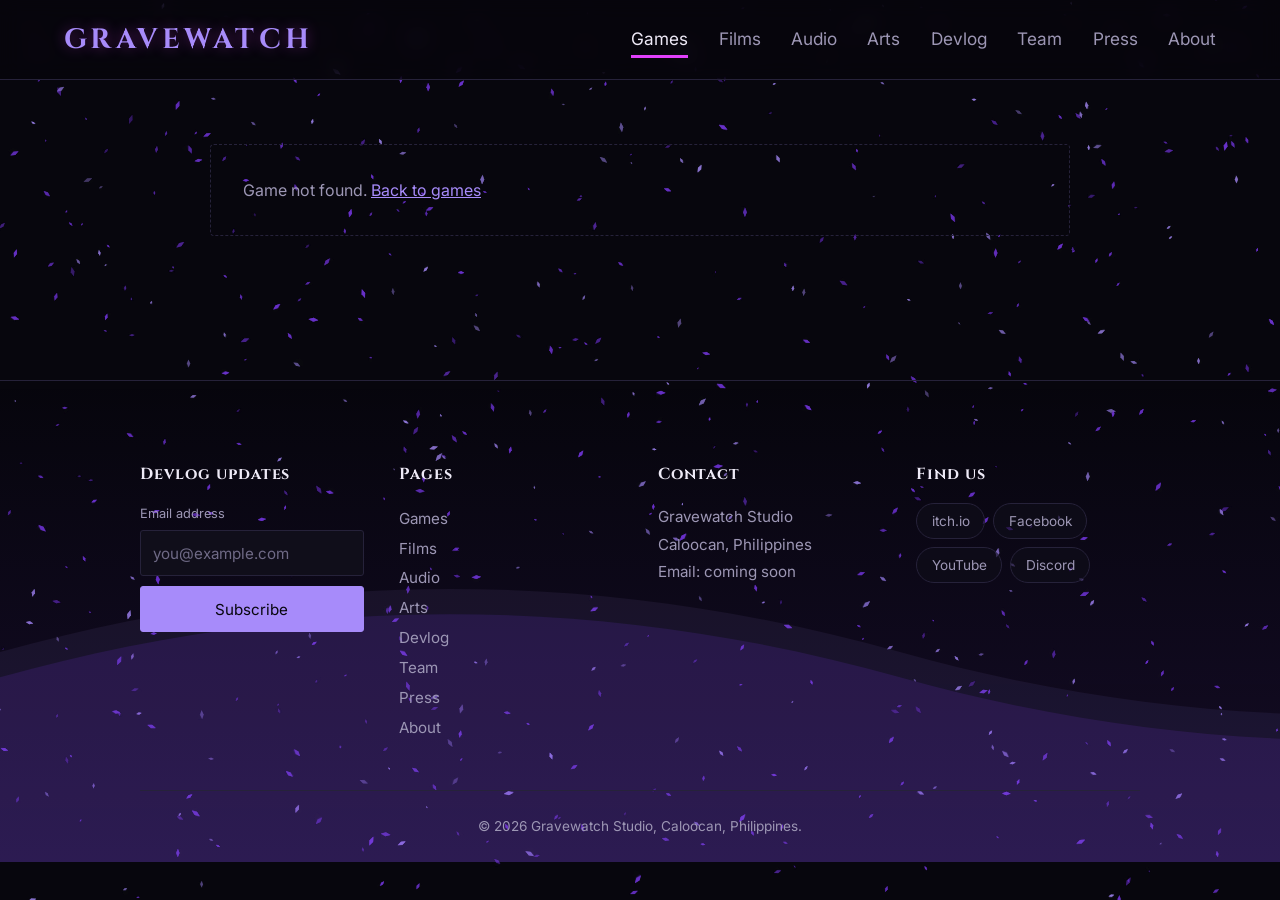
<file: game.html>
<!doctype html><html lang="en"><head><meta charset="utf-8"><meta name="viewport" content="width=device-width,initial-scale=1"><title>Game | Gravewatch Studio</title><meta name="description" content="Gravewatch Studio is an indie game studio from Caloocan, Philippines.">
<link rel="preconnect" href="https://fonts.googleapis.com"><link href="https://fonts.googleapis.com/css2?family=Cinzel:wght@500;700&family=Inter:wght@400;500&display=swap" rel="stylesheet"><link rel="stylesheet" href="css/style.css"></head>
<body data-page="game"><header><a class="brand" href="index.html">GRAVEWATCH</a><nav><a data-p="games" href="games.html">Games</a><a data-p="films" href="films.html">Films</a><a data-p="audio" href="audio.html">Audio</a><a data-p="arts" href="arts.html">Arts</a><a data-p="devlog" href="devlog.html">Devlog</a><a data-p="team" href="team.html">Team</a><a data-p="press" href="press.html">Press</a><a data-p="about" href="about.html">About</a></nav></header>
<main id="app"></main><footer class="wave"><div class="wave-bg" aria-hidden="true"><svg class="wv wv1" viewBox="0 0 7200 500" preserveAspectRatio="none"><defs><path id="wv" d="M0 250C300 150 600 150 900 250S1500 350 1800 250V500H0Z"/></defs><g fill="#7c3aed" fill-opacity=".14"><use href="#wv" x="0" y="30"/><use href="#wv" x="1800" y="30"/><use href="#wv" x="3600" y="30"/><use href="#wv" x="5400" y="30"/></g></svg><svg class="wv wv2" viewBox="0 0 7200 500" preserveAspectRatio="none"><g fill="#a78bfa" fill-opacity=".07"><use href="#wv" x="0" y="0"/><use href="#wv" x="1800" y="0"/><use href="#wv" x="3600" y="0"/><use href="#wv" x="5400" y="0"/></g></svg></div>
<div class="wave-in"><div class="wave-grid">
<div><h3>Devlog updates</h3><form id="news" novalidate><label for="em">Email address</label><input id="em" type="email" placeholder="you@example.com" autocomplete="email" required><button class="btn" type="submit">Subscribe</button><p id="newsmsg" role="status"></p></form></div>
<div><h3>Pages</h3><div class="wl"><a href="games.html">Games</a><a href="films.html">Films</a><a href="audio.html">Audio</a><a href="arts.html">Arts</a><a href="devlog.html">Devlog</a><a href="team.html">Team</a><a href="press.html">Press</a><a href="about.html">About</a></div></div>
<div><h3>Contact</h3><address>Gravewatch Studio<br>Caloocan, Philippines<br>Email: coming soon</address></div>
<div><h3>Find us</h3><div class="soc"><a href="https://gravewatch-studio.itch.io">itch.io</a><a href="#">Facebook</a><a href="#">YouTube</a><a href="#">Discord</a></div></div>
</div><p class="wave-copy">&copy; <span id="yr"></span> Gravewatch Studio, Caloocan, Philippines.</p></div></footer><script>document.getElementById('yr').textContent=new Date().getFullYear()</script><script src="js/bg.js"></script><script src="js/coverflow.js"></script><script src="js/app.js"></script></body></html>
</file>
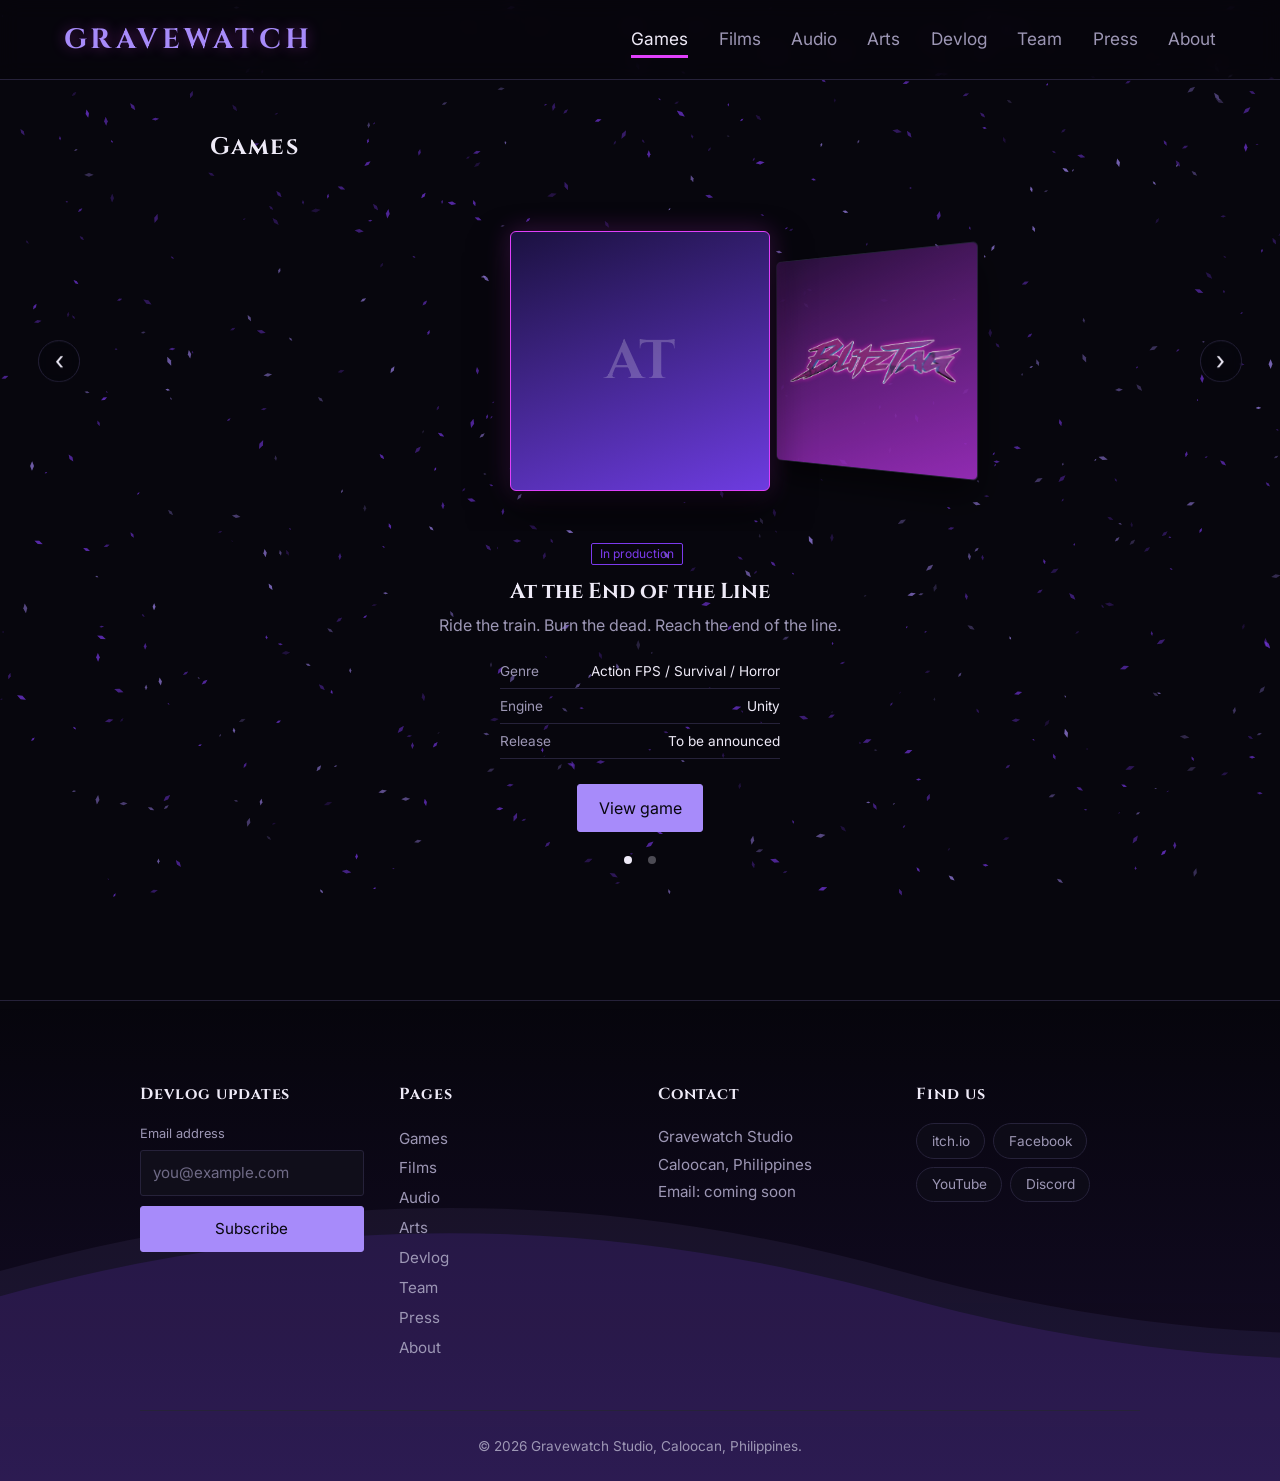
<file: games.html>
<!doctype html><html lang="en"><head><meta charset="utf-8"><meta name="viewport" content="width=device-width,initial-scale=1"><title>Games | Gravewatch Studio</title><meta name="description" content="Gravewatch Studio is an indie game studio from Caloocan, Philippines.">
<link rel="preconnect" href="https://fonts.googleapis.com"><link href="https://fonts.googleapis.com/css2?family=Cinzel:wght@500;700&family=Inter:wght@400;500&display=swap" rel="stylesheet"><link rel="stylesheet" href="css/style.css"></head>
<body data-page="games"><header><a class="brand" href="index.html">GRAVEWATCH</a><nav><a data-p="games" href="games.html">Games</a><a data-p="films" href="films.html">Films</a><a data-p="audio" href="audio.html">Audio</a><a data-p="arts" href="arts.html">Arts</a><a data-p="devlog" href="devlog.html">Devlog</a><a data-p="team" href="team.html">Team</a><a data-p="press" href="press.html">Press</a><a data-p="about" href="about.html">About</a></nav></header>
<main id="app"></main><footer class="wave"><div class="wave-bg" aria-hidden="true"><svg class="wv wv1" viewBox="0 0 7200 500" preserveAspectRatio="none"><defs><path id="wv" d="M0 250C300 150 600 150 900 250S1500 350 1800 250V500H0Z"/></defs><g fill="#7c3aed" fill-opacity=".14"><use href="#wv" x="0" y="30"/><use href="#wv" x="1800" y="30"/><use href="#wv" x="3600" y="30"/><use href="#wv" x="5400" y="30"/></g></svg><svg class="wv wv2" viewBox="0 0 7200 500" preserveAspectRatio="none"><g fill="#a78bfa" fill-opacity=".07"><use href="#wv" x="0" y="0"/><use href="#wv" x="1800" y="0"/><use href="#wv" x="3600" y="0"/><use href="#wv" x="5400" y="0"/></g></svg></div>
<div class="wave-in"><div class="wave-grid">
<div><h3>Devlog updates</h3><form id="news" novalidate><label for="em">Email address</label><input id="em" type="email" placeholder="you@example.com" autocomplete="email" required><button class="btn" type="submit">Subscribe</button><p id="newsmsg" role="status"></p></form></div>
<div><h3>Pages</h3><div class="wl"><a href="games.html">Games</a><a href="films.html">Films</a><a href="audio.html">Audio</a><a href="arts.html">Arts</a><a href="devlog.html">Devlog</a><a href="team.html">Team</a><a href="press.html">Press</a><a href="about.html">About</a></div></div>
<div><h3>Contact</h3><address>Gravewatch Studio<br>Caloocan, Philippines<br>Email: coming soon</address></div>
<div><h3>Find us</h3><div class="soc"><a href="https://gravewatch-studio.itch.io">itch.io</a><a href="#">Facebook</a><a href="#">YouTube</a><a href="#">Discord</a></div></div>
</div><p class="wave-copy">&copy; <span id="yr"></span> Gravewatch Studio, Caloocan, Philippines.</p></div></footer><script>document.getElementById('yr').textContent=new Date().getFullYear()</script><script src="js/bg.js"></script><script src="js/coverflow.js"></script><script src="js/app.js"></script></body></html>
</file>
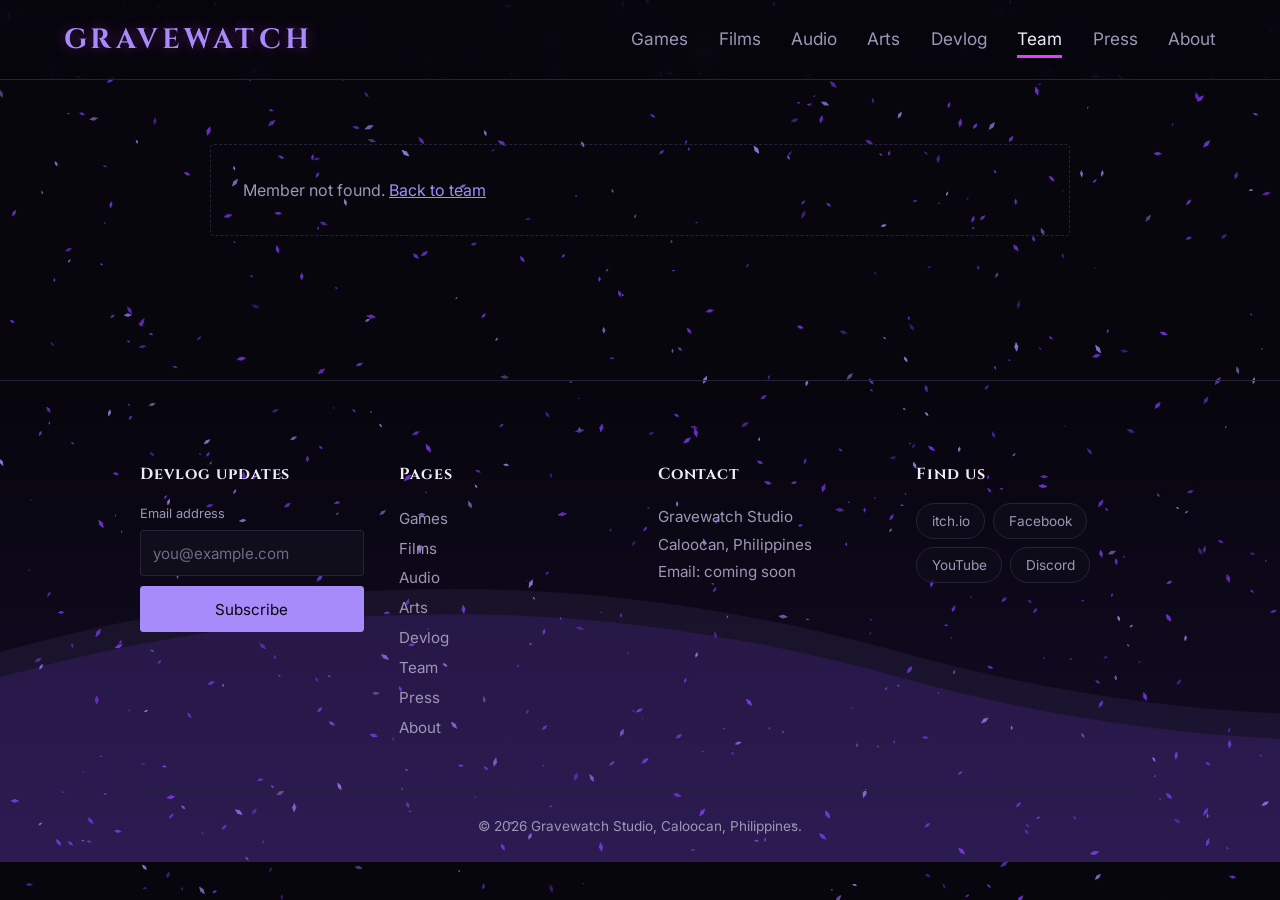
<file: member.html>
<!doctype html><html lang="en"><head><meta charset="utf-8"><meta name="viewport" content="width=device-width,initial-scale=1"><title>Member | Gravewatch Studio</title><meta name="description" content="Gravewatch Studio is an indie game studio from Caloocan, Philippines.">
<link rel="preconnect" href="https://fonts.googleapis.com"><link href="https://fonts.googleapis.com/css2?family=Cinzel:wght@500;700&family=Inter:wght@400;500&display=swap" rel="stylesheet"><link rel="stylesheet" href="css/style.css"></head>
<body data-page="member"><header><a class="brand" href="index.html">GRAVEWATCH</a><nav><a data-p="games" href="games.html">Games</a><a data-p="films" href="films.html">Films</a><a data-p="audio" href="audio.html">Audio</a><a data-p="arts" href="arts.html">Arts</a><a data-p="devlog" href="devlog.html">Devlog</a><a data-p="team" href="team.html">Team</a><a data-p="press" href="press.html">Press</a><a data-p="about" href="about.html">About</a></nav></header>
<main id="app"></main><footer class="wave"><div class="wave-bg" aria-hidden="true"><svg class="wv wv1" viewBox="0 0 7200 500" preserveAspectRatio="none"><defs><path id="wv" d="M0 250C300 150 600 150 900 250S1500 350 1800 250V500H0Z"/></defs><g fill="#7c3aed" fill-opacity=".14"><use href="#wv" x="0" y="30"/><use href="#wv" x="1800" y="30"/><use href="#wv" x="3600" y="30"/><use href="#wv" x="5400" y="30"/></g></svg><svg class="wv wv2" viewBox="0 0 7200 500" preserveAspectRatio="none"><g fill="#a78bfa" fill-opacity=".07"><use href="#wv" x="0" y="0"/><use href="#wv" x="1800" y="0"/><use href="#wv" x="3600" y="0"/><use href="#wv" x="5400" y="0"/></g></svg></div>
<div class="wave-in"><div class="wave-grid">
<div><h3>Devlog updates</h3><form id="news" novalidate><label for="em">Email address</label><input id="em" type="email" placeholder="you@example.com" autocomplete="email" required><button class="btn" type="submit">Subscribe</button><p id="newsmsg" role="status"></p></form></div>
<div><h3>Pages</h3><div class="wl"><a href="games.html">Games</a><a href="films.html">Films</a><a href="audio.html">Audio</a><a href="arts.html">Arts</a><a href="devlog.html">Devlog</a><a href="team.html">Team</a><a href="press.html">Press</a><a href="about.html">About</a></div></div>
<div><h3>Contact</h3><address>Gravewatch Studio<br>Caloocan, Philippines<br>Email: coming soon</address></div>
<div><h3>Find us</h3><div class="soc"><a href="https://gravewatch-studio.itch.io">itch.io</a><a href="#">Facebook</a><a href="#">YouTube</a><a href="#">Discord</a></div></div>
</div><p class="wave-copy">&copy; <span id="yr"></span> Gravewatch Studio, Caloocan, Philippines.</p></div></footer><script>document.getElementById('yr').textContent=new Date().getFullYear()</script><script src="js/bg.js"></script><script src="js/coverflow.js"></script><script src="js/app.js"></script></body></html>
</file>
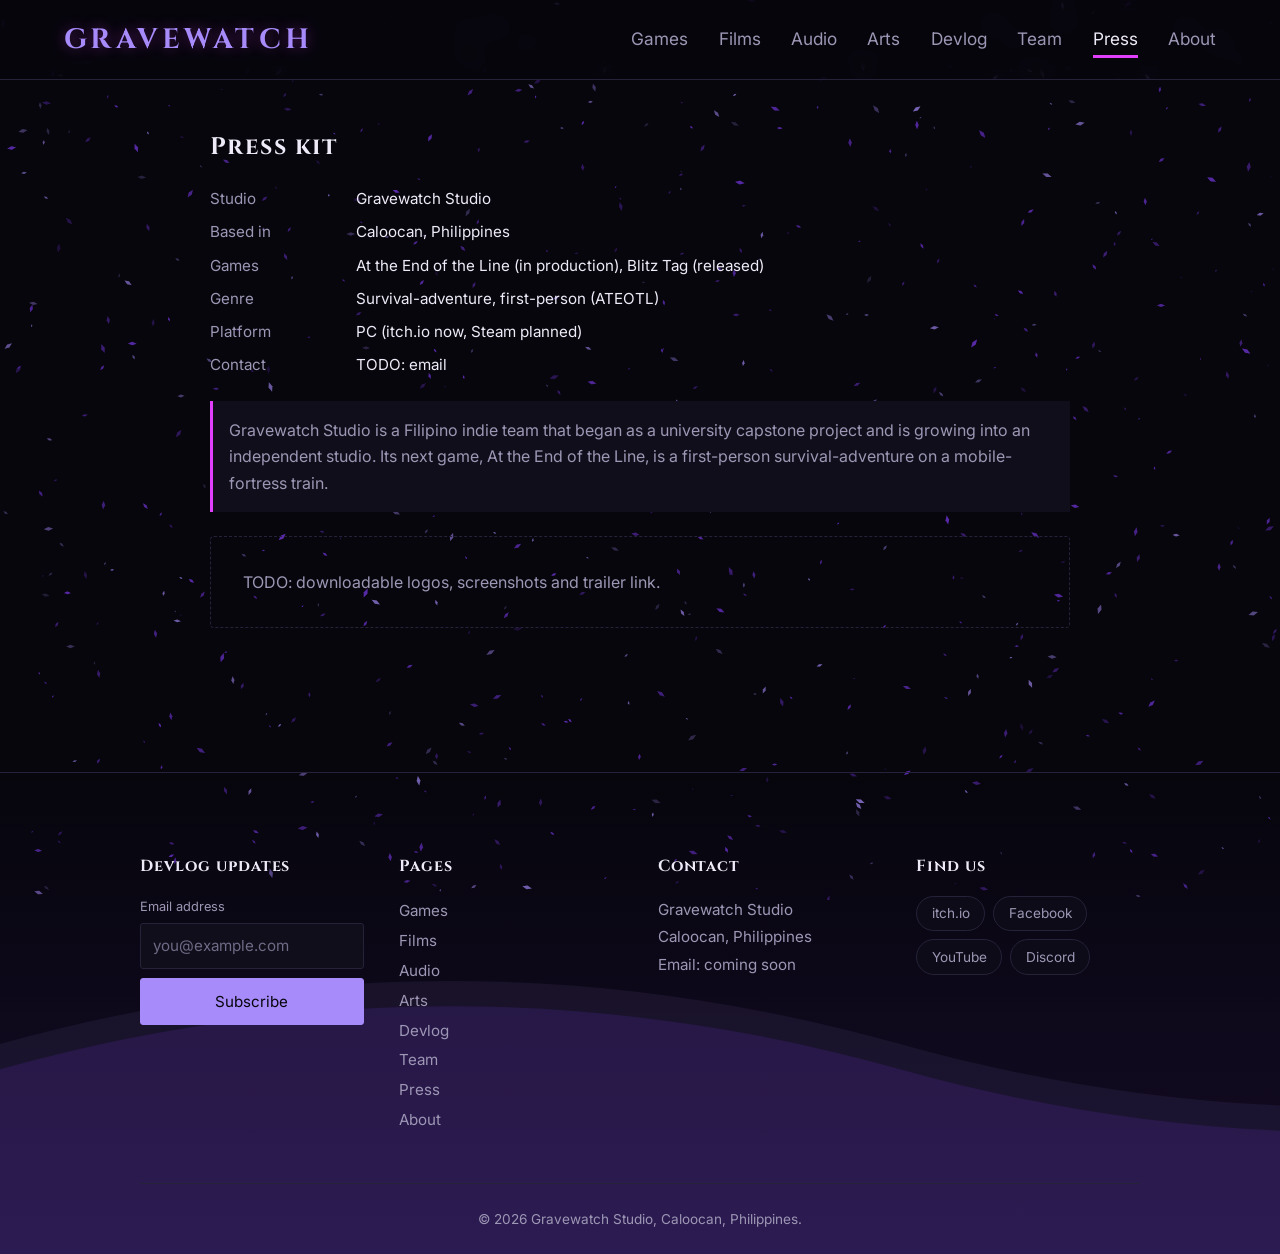
<file: press.html>
<!doctype html><html lang="en"><head><meta charset="utf-8"><meta name="viewport" content="width=device-width,initial-scale=1"><title>Press kit | Gravewatch Studio</title><meta name="description" content="Gravewatch Studio is an indie game studio from Caloocan, Philippines.">
<link rel="preconnect" href="https://fonts.googleapis.com"><link href="https://fonts.googleapis.com/css2?family=Cinzel:wght@500;700&family=Inter:wght@400;500&display=swap" rel="stylesheet"><link rel="stylesheet" href="css/style.css"></head>
<body data-page="press"><header><a class="brand" href="index.html">GRAVEWATCH</a><nav><a data-p="games" href="games.html">Games</a><a data-p="films" href="films.html">Films</a><a data-p="audio" href="audio.html">Audio</a><a data-p="arts" href="arts.html">Arts</a><a data-p="devlog" href="devlog.html">Devlog</a><a data-p="team" href="team.html">Team</a><a data-p="press" href="press.html">Press</a><a data-p="about" href="about.html">About</a></nav></header>
<main id="app"><h2>Press kit</h2><dl><dt>Studio</dt><dd>Gravewatch Studio</dd><dt>Based in</dt><dd>Caloocan, Philippines</dd><dt>Games</dt><dd>At the End of the Line (in production), Blitz Tag (released)</dd><dt>Genre</dt><dd>Survival-adventure, first-person (ATEOTL)</dd><dt>Platform</dt><dd>PC (itch.io now, Steam planned)</dd><dt>Contact</dt><dd>TODO: email</dd></dl><div class="boiler">Gravewatch Studio is a Filipino indie team that began as a university capstone project and is growing into an independent studio. Its next game, At the End of the Line, is a first-person survival-adventure on a mobile-fortress train.</div><p class="empty" style="margin-top:1.5rem">TODO: downloadable logos, screenshots and trailer link.</p></main><footer class="wave"><div class="wave-bg" aria-hidden="true"><svg class="wv wv1" viewBox="0 0 7200 500" preserveAspectRatio="none"><defs><path id="wv" d="M0 250C300 150 600 150 900 250S1500 350 1800 250V500H0Z"/></defs><g fill="#7c3aed" fill-opacity=".14"><use href="#wv" x="0" y="30"/><use href="#wv" x="1800" y="30"/><use href="#wv" x="3600" y="30"/><use href="#wv" x="5400" y="30"/></g></svg><svg class="wv wv2" viewBox="0 0 7200 500" preserveAspectRatio="none"><g fill="#a78bfa" fill-opacity=".07"><use href="#wv" x="0" y="0"/><use href="#wv" x="1800" y="0"/><use href="#wv" x="3600" y="0"/><use href="#wv" x="5400" y="0"/></g></svg></div>
<div class="wave-in"><div class="wave-grid">
<div><h3>Devlog updates</h3><form id="news" novalidate><label for="em">Email address</label><input id="em" type="email" placeholder="you@example.com" autocomplete="email" required><button class="btn" type="submit">Subscribe</button><p id="newsmsg" role="status"></p></form></div>
<div><h3>Pages</h3><div class="wl"><a href="games.html">Games</a><a href="films.html">Films</a><a href="audio.html">Audio</a><a href="arts.html">Arts</a><a href="devlog.html">Devlog</a><a href="team.html">Team</a><a href="press.html">Press</a><a href="about.html">About</a></div></div>
<div><h3>Contact</h3><address>Gravewatch Studio<br>Caloocan, Philippines<br>Email: coming soon</address></div>
<div><h3>Find us</h3><div class="soc"><a href="https://gravewatch-studio.itch.io">itch.io</a><a href="#">Facebook</a><a href="#">YouTube</a><a href="#">Discord</a></div></div>
</div><p class="wave-copy">&copy; <span id="yr"></span> Gravewatch Studio, Caloocan, Philippines.</p></div></footer><script>document.getElementById('yr').textContent=new Date().getFullYear()</script><script src="js/bg.js"></script><script src="js/coverflow.js"></script><script src="js/app.js"></script></body></html>
</file>
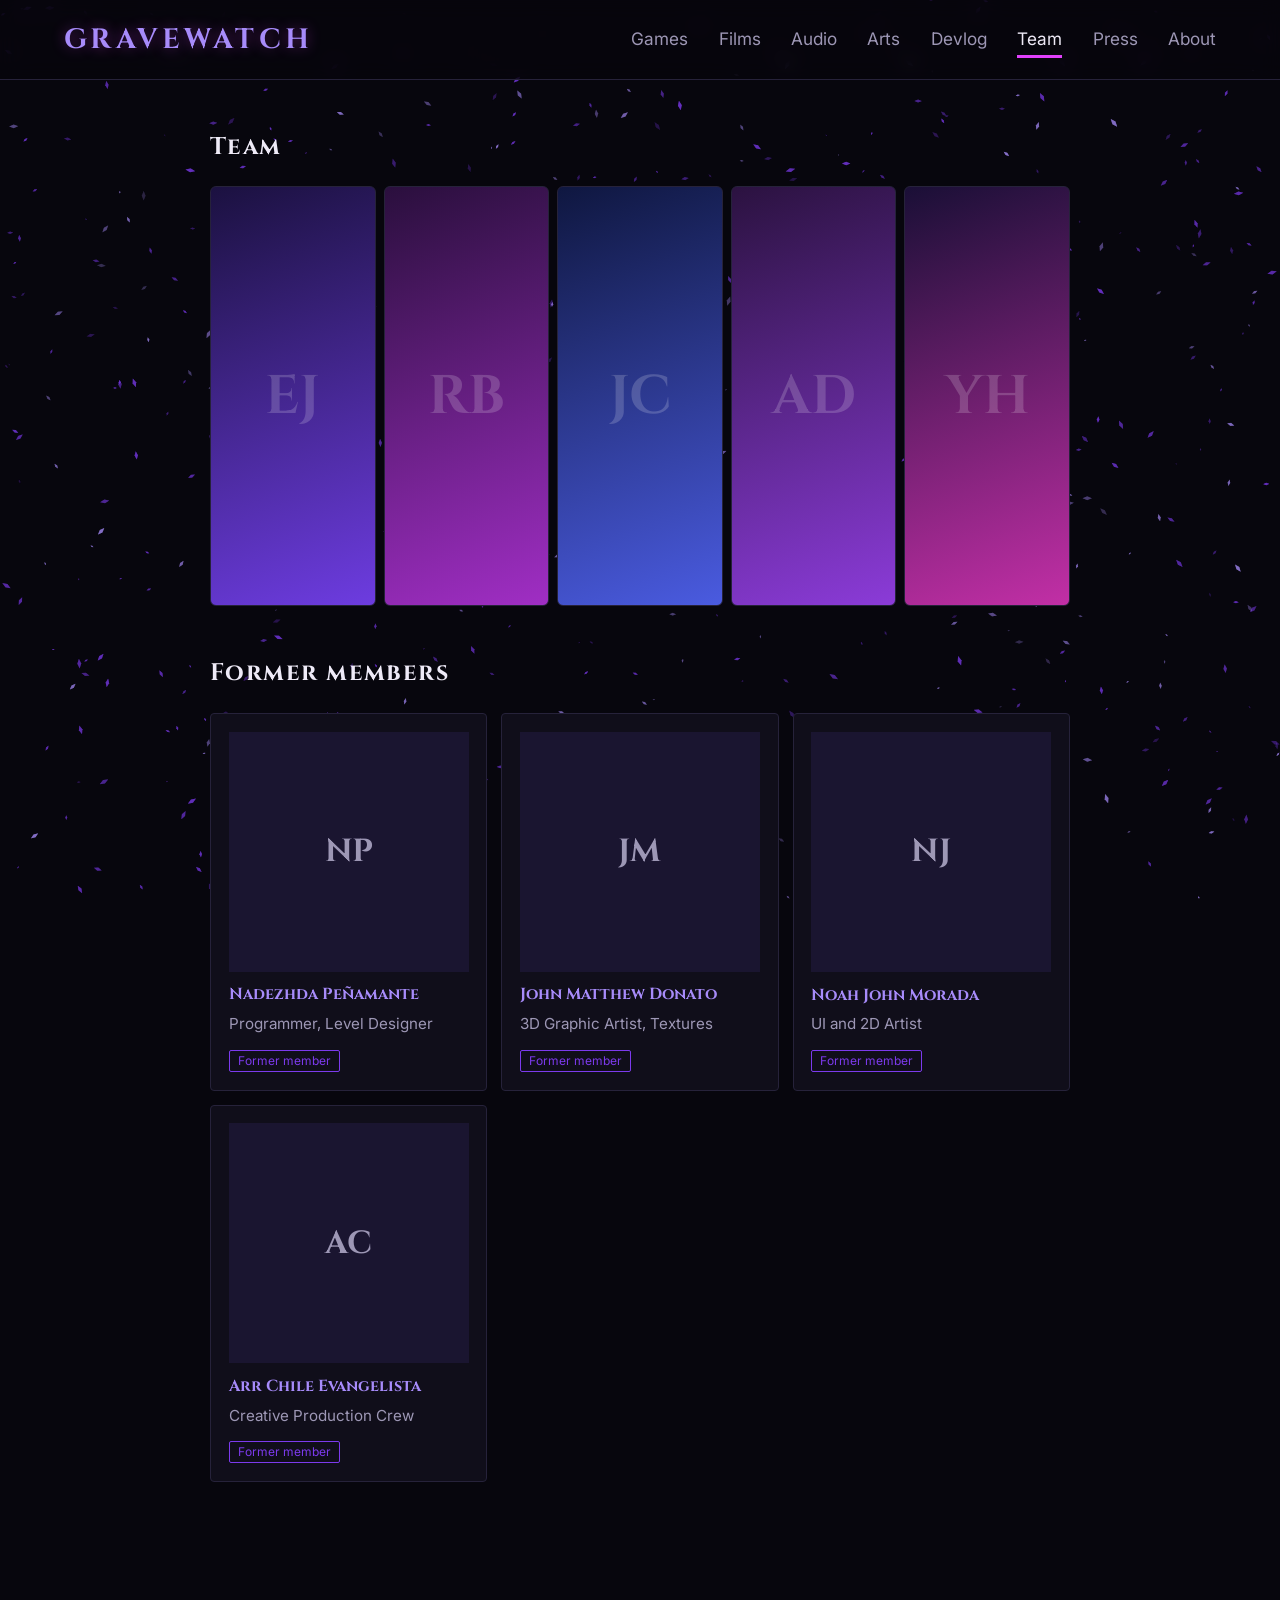
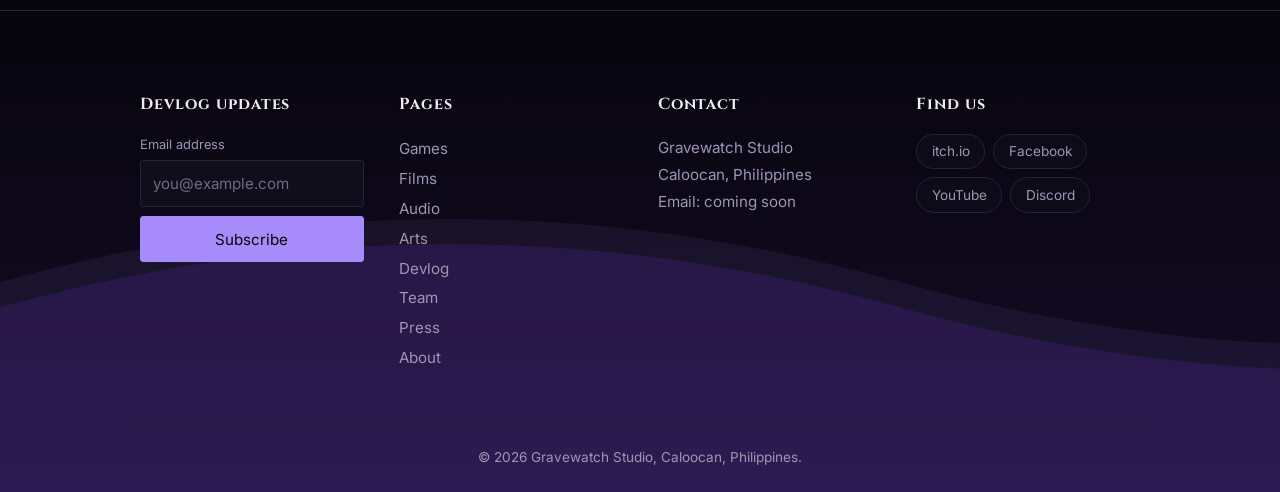
<file: team.html>
<!doctype html><html lang="en"><head><meta charset="utf-8"><meta name="viewport" content="width=device-width,initial-scale=1"><title>Team | Gravewatch Studio</title><meta name="description" content="Gravewatch Studio is an indie game studio from Caloocan, Philippines.">
<link rel="preconnect" href="https://fonts.googleapis.com"><link href="https://fonts.googleapis.com/css2?family=Cinzel:wght@500;700&family=Inter:wght@400;500&display=swap" rel="stylesheet"><link rel="stylesheet" href="css/style.css"></head>
<body data-page="team"><header><a class="brand" href="index.html">GRAVEWATCH</a><nav><a data-p="games" href="games.html">Games</a><a data-p="films" href="films.html">Films</a><a data-p="audio" href="audio.html">Audio</a><a data-p="arts" href="arts.html">Arts</a><a data-p="devlog" href="devlog.html">Devlog</a><a data-p="team" href="team.html">Team</a><a data-p="press" href="press.html">Press</a><a data-p="about" href="about.html">About</a></nav></header>
<main id="app"></main><footer class="wave"><div class="wave-bg" aria-hidden="true"><svg class="wv wv1" viewBox="0 0 7200 500" preserveAspectRatio="none"><defs><path id="wv" d="M0 250C300 150 600 150 900 250S1500 350 1800 250V500H0Z"/></defs><g fill="#7c3aed" fill-opacity=".14"><use href="#wv" x="0" y="30"/><use href="#wv" x="1800" y="30"/><use href="#wv" x="3600" y="30"/><use href="#wv" x="5400" y="30"/></g></svg><svg class="wv wv2" viewBox="0 0 7200 500" preserveAspectRatio="none"><g fill="#a78bfa" fill-opacity=".07"><use href="#wv" x="0" y="0"/><use href="#wv" x="1800" y="0"/><use href="#wv" x="3600" y="0"/><use href="#wv" x="5400" y="0"/></g></svg></div>
<div class="wave-in"><div class="wave-grid">
<div><h3>Devlog updates</h3><form id="news" novalidate><label for="em">Email address</label><input id="em" type="email" placeholder="you@example.com" autocomplete="email" required><button class="btn" type="submit">Subscribe</button><p id="newsmsg" role="status"></p></form></div>
<div><h3>Pages</h3><div class="wl"><a href="games.html">Games</a><a href="films.html">Films</a><a href="audio.html">Audio</a><a href="arts.html">Arts</a><a href="devlog.html">Devlog</a><a href="team.html">Team</a><a href="press.html">Press</a><a href="about.html">About</a></div></div>
<div><h3>Contact</h3><address>Gravewatch Studio<br>Caloocan, Philippines<br>Email: coming soon</address></div>
<div><h3>Find us</h3><div class="soc"><a href="https://gravewatch-studio.itch.io">itch.io</a><a href="#">Facebook</a><a href="#">YouTube</a><a href="#">Discord</a></div></div>
</div><p class="wave-copy">&copy; <span id="yr"></span> Gravewatch Studio, Caloocan, Philippines.</p></div></footer><script>document.getElementById('yr').textContent=new Date().getFullYear()</script><script src="js/bg.js"></script><script src="js/coverflow.js"></script><script src="js/app.js"></script></body></html>
</file>
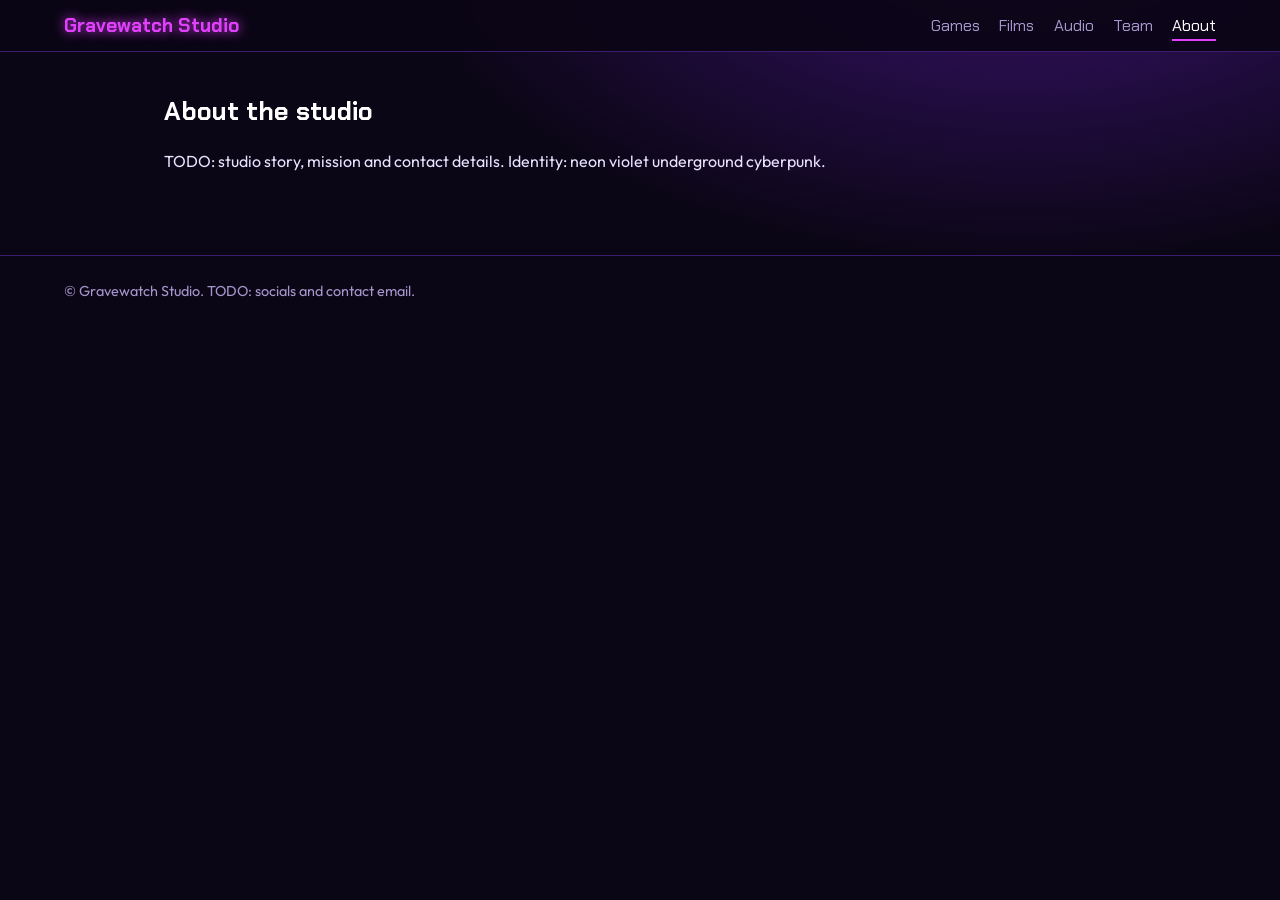
<file: gravewatch-site/site/about.html>
<!doctype html><html lang="en"><head><meta charset="utf-8"><meta name="viewport" content="width=device-width,initial-scale=1"><title>About | Gravewatch Studio</title>
<link rel="preconnect" href="https://fonts.googleapis.com"><link href="https://fonts.googleapis.com/css2?family=Chakra+Petch:wght@500;700&family=Outfit:wght@400;600&display=swap" rel="stylesheet"><link rel="stylesheet" href="css/style.css"></head>
<body data-page="about"><header><a class="brand" href="index.html">Gravewatch Studio</a><nav><a data-p="games" href="games.html">Games</a><a data-p="films" href="films.html">Films</a><a data-p="audio" href="audio.html">Audio</a><a data-p="team" href="team.html">Team</a><a data-p="about" href="about.html">About</a></nav></header>
<main id="app"><h2>About the studio</h2><p>TODO: studio story, mission and contact details. Identity: neon violet underground cyberpunk.</p></main><footer>&copy; Gravewatch Studio. TODO: socials and contact email.</footer><script src="js/app.js"></script></body></html>
</file>
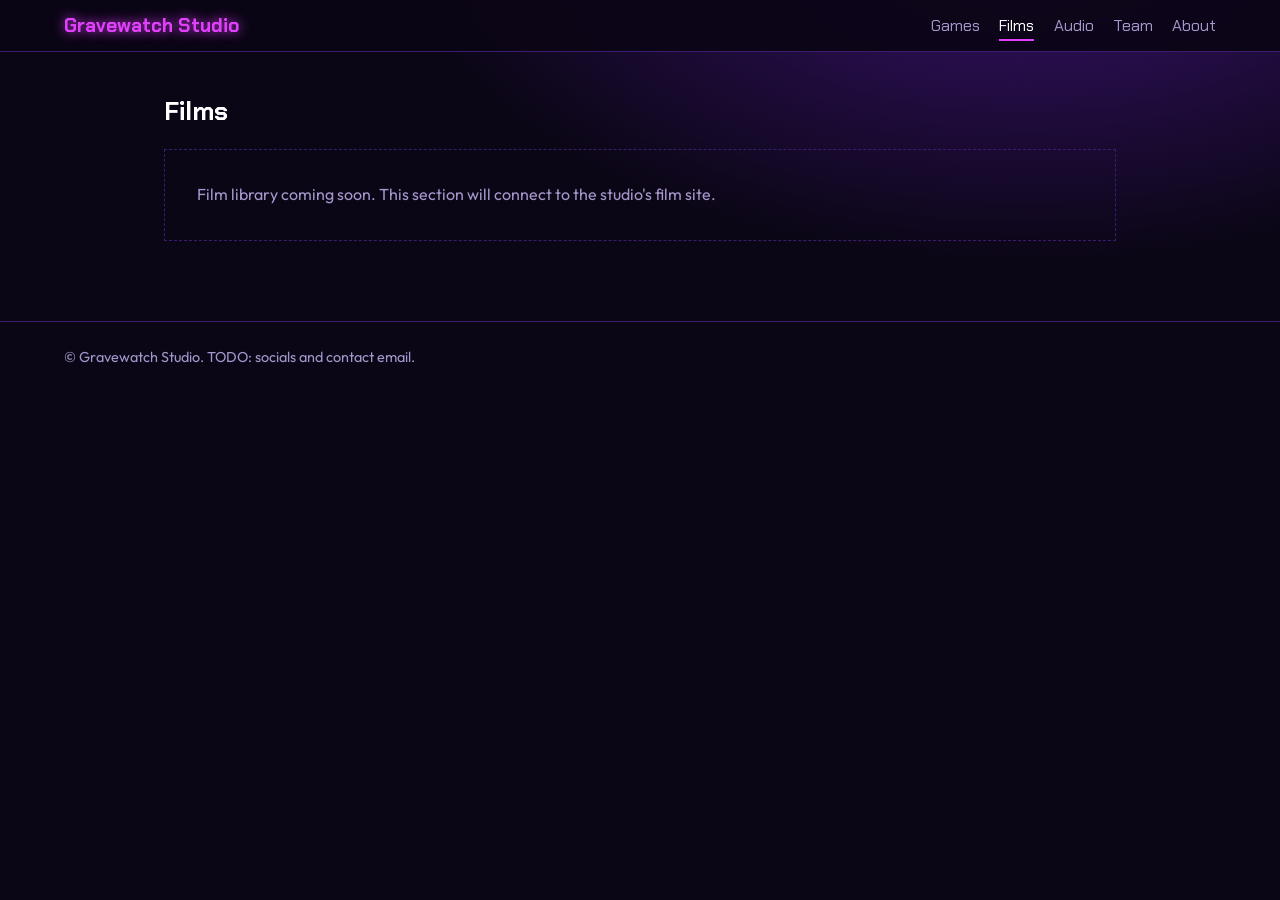
<file: gravewatch-site/site/films.html>
<!doctype html><html lang="en"><head><meta charset="utf-8"><meta name="viewport" content="width=device-width,initial-scale=1"><title>Films | Gravewatch Studio</title>
<link rel="preconnect" href="https://fonts.googleapis.com"><link href="https://fonts.googleapis.com/css2?family=Chakra+Petch:wght@500;700&family=Outfit:wght@400;600&display=swap" rel="stylesheet"><link rel="stylesheet" href="css/style.css"></head>
<body data-page="films"><header><a class="brand" href="index.html">Gravewatch Studio</a><nav><a data-p="games" href="games.html">Games</a><a data-p="films" href="films.html">Films</a><a data-p="audio" href="audio.html">Audio</a><a data-p="team" href="team.html">Team</a><a data-p="about" href="about.html">About</a></nav></header>
<main id="app"><h2>Films</h2><p class="empty">Film library coming soon. This section will connect to the studio's film site.</p></main><footer>&copy; Gravewatch Studio. TODO: socials and contact email.</footer><script src="js/app.js"></script></body></html>
</file>
<file: css/style.css>
:root{--bg:#07060d;--panel:#100e1a;--txt:#eeeaf7;--dim:#9d97b5;--line:#26223a;--vio:#a78bfa;--vio2:#7c3aed;--mag:#e040fb;--serif:'Cinzel',Georgia,serif}
*{box-sizing:border-box}html{scroll-behavior:smooth}
body{margin:0;background:var(--bg);color:var(--txt);font:16px/1.65 Inter,system-ui,sans-serif;min-height:100vh}
h1,h2,h3{font-family:var(--serif)}a{color:var(--vio)}
header{position:sticky;top:0;z-index:5;display:flex;gap:1.5rem;align-items:center;flex-wrap:wrap;padding:1.3rem 5vw;background:#07060d99;border-bottom:1px solid var(--line);backdrop-filter:blur(10px)}
.brand{font:700 1.75rem var(--serif);letter-spacing:.16em;color:var(--vio);text-decoration:none;margin-right:auto;text-shadow:0 0 14px #e040fb66}
nav a{color:var(--dim);text-decoration:none;margin-left:1.9rem;font-size:1.08rem;padding:.4rem 0;border-bottom:3px solid transparent}
nav a:hover{color:var(--txt)}nav a.on{color:var(--txt);border-color:var(--mag)}
a:focus-visible,button:focus-visible{outline:2px solid var(--mag);outline-offset:3px}
main{max-width:900px;margin:0 auto;padding:3rem 20px 4rem}
.hero{position:relative;min-height:88vh;display:flex;align-items:center;justify-content:center;text-align:center;padding:4rem 20px;overflow:hidden;background:#030306;border-bottom:1px solid var(--line)}
#fluid{position:absolute;inset:0;width:100%;height:100%}
.hero::after{content:"";position:absolute;left:0;right:0;bottom:0;height:140px;background:linear-gradient(transparent,var(--bg));pointer-events:none}
.hin{position:relative;z-index:1}
.eyebrow{font-size:.78rem;letter-spacing:.2em;text-transform:uppercase;color:var(--vio2);margin:0}
.hero h1{font-size:clamp(2.2rem,8vw,4.3rem);line-height:1.1;margin:.9rem 0 1rem;text-shadow:0 2px 30px #030306}
.hero p{color:#c4bedb;max-width:52ch;margin:0 auto 1.6rem}
h2{font-size:1.5rem;letter-spacing:.06em;margin:3rem 0 1.2rem}h2:first-child{margin-top:0}
.grid{display:grid;grid-template-columns:repeat(auto-fill,minmax(230px,1fr));gap:14px}
.card,.post{display:block;background:var(--panel);border:1px solid var(--line);padding:1.1rem;color:var(--txt);text-decoration:none;border-radius:4px}
a.card:hover{border-color:var(--mag);box-shadow:0 0 18px #e040fb30}
.card img{width:100%;height:120px;object-fit:contain;margin-bottom:.6rem}
.card h3{margin:.2rem 0;font-size:1rem;color:var(--vio)}.card p,.post p{color:var(--dim);margin:.2rem 0 .6rem;font-size:.95rem}
.post{margin-bottom:14px}.post h3{margin:.3rem 0;font-size:1.15rem}.meta{font-size:.8rem;color:var(--dim)}
.tag{display:inline-block;color:var(--vio2);border:1px solid var(--vio2);padding:0 .5rem;font-size:.75rem;border-radius:2px;margin-right:.4rem}
.btn{display:inline-block;background:var(--vio);color:#07060d;font-weight:500;padding:.6rem 1.3rem;text-decoration:none;margin:.3rem .4rem .3rem 0;border:1px solid var(--vio);border-radius:3px;cursor:pointer;font:inherit}
.btn:hover{border-color:var(--mag);box-shadow:0 0 14px #e040fb50}.btn.alt{background:none;color:var(--vio)}
.ph{display:grid;place-items:center;background:#1a1530;color:var(--dim);font:700 2rem var(--serif);aspect-ratio:1;width:100%;margin-bottom:.6rem}
.member img{width:100%;height:auto;aspect-ratio:1;object-fit:cover;margin-bottom:.6rem}
.gh{display:flex;gap:2rem;flex-wrap:wrap;align-items:center}.gh>img{max-width:340px;width:100%}
dl{display:grid;grid-template-columns:130px 1fr;gap:8px 16px;font-size:.95rem;color:var(--dim)}dd{margin:0;color:var(--txt)}
.tabs button,.filters button{background:none;border:1px solid var(--line);color:var(--dim);padding:.35rem .9rem;cursor:pointer;font:inherit;font-size:.85rem;border-radius:20px;margin:0 .4rem .5rem 0}
.tabs button[aria-selected=true],.filters button.on{border-color:var(--vio);color:var(--vio)}
.empty{border:1px dashed var(--line);padding:2rem;color:var(--dim);border-radius:4px}
.boiler{margin-top:1.5rem;background:var(--panel);border-left:3px solid var(--mag);padding:1rem;color:var(--dim)}
footer{border-top:1px solid var(--line);padding:1.5rem 5vw;color:var(--dim);font-size:.85rem;text-align:center}
@media(max-width:560px){dl{grid-template-columns:1fr}nav a{margin-left:.8rem}}

/* ---- wave footer ---- */
footer.wave{position:relative;overflow:hidden;margin-top:4rem;padding:5rem 5vw 1.5rem;text-align:left;font-size:.95rem;background:linear-gradient(to bottom,transparent,#7c3aed1f)}
.wave-bg{position:absolute;inset:0;overflow:hidden;pointer-events:none}
.wave-bg .wv{position:absolute;bottom:0;left:0;width:7200px;height:420px}
.wv1{animation:wave 34s linear infinite}.wv2{animation:wave 24s linear infinite reverse}
@keyframes wave{to{transform:translateX(-1800px)}}
.wave-in{position:relative;z-index:1;max-width:1000px;margin:0 auto}
.wave-grid{display:grid;grid-template-columns:repeat(auto-fit,minmax(200px,1fr));gap:2.2rem}
.wave h3{font-size:1rem;letter-spacing:.06em;color:var(--txt);margin:0 0 1rem}
.wave label{display:block;font-size:.8rem;margin-bottom:.35rem}
.wave input{width:100%;background:var(--panel);border:1px solid var(--line);color:var(--txt);padding:.6rem .75rem;border-radius:3px;font:inherit}
.wave input::placeholder{color:#6f6a86}
.wave input:focus-visible{outline:2px solid var(--mag);outline-offset:2px}
.wave .btn{width:100%;margin:.6rem 0 0;text-align:center}
#newsmsg{min-height:1.4em;margin:.5rem 0 0;font-size:.85rem;color:var(--vio)}
.wl a{display:block;color:var(--dim);text-decoration:none;padding:.15rem 0}
.wl a:hover{color:var(--txt)}
.wave address{font-style:normal;line-height:1.8}
.soc{display:flex;flex-wrap:wrap;gap:.5rem}
.soc a{border:1px solid var(--line);color:var(--dim);text-decoration:none;padding:.35rem .9rem;border-radius:20px;font-size:.85rem;background:#100e1a99}
.soc a:hover{border-color:var(--mag);color:var(--txt)}
.wave-copy{margin:3rem 0 0;padding-top:1.5rem;border-top:1px solid var(--line);text-align:center;font-size:.85rem}

/* ---- team image accordion ---- */
.acc{display:flex;gap:8px;height:420px}
.acc-item{position:relative;flex:1 1 0;min-width:0;overflow:hidden;border-radius:6px;border:1px solid var(--line);color:var(--txt);text-decoration:none;
  background:linear-gradient(160deg,var(--g1,#1a1530),var(--g2,#4c2a9a));transition:flex .45s cubic-bezier(.5,.85,.25,1.15)}
.acc-item:nth-child(5n+1){--g1:#1b1140;--g2:#6d3ce0}
.acc-item:nth-child(5n+2){--g1:#2a0f3d;--g2:#a02ec4}
.acc-item:nth-child(5n+3){--g1:#0f1740;--g2:#4a5be0}
.acc-item:nth-child(5n+4){--g1:#2b1240;--g2:#8b3bd8}
.acc-item:nth-child(5n+5){--g1:#1a0f36;--g2:#c22fa6}
.acc-item img{position:absolute;inset:0;width:100%;height:100%;object-fit:cover}
.acc-ph{position:absolute;inset:0;display:grid;place-items:center;font:700 clamp(2rem,5vw,3.4rem) var(--serif);color:#ffffff2e}
.acc-item::before{content:"";position:absolute;left:0;right:0;bottom:0;height:50%;background:linear-gradient(transparent,#07060de6);opacity:0;transition:opacity .3s;z-index:1}
.acc-item::after{content:"";position:absolute;inset:0;background:#07060d59;backdrop-filter:blur(2px);opacity:0;transition:opacity .3s;pointer-events:none;z-index:1}
.acc-cap{position:absolute;left:0;right:0;bottom:0;z-index:2;padding:1rem;display:flex;flex-direction:column;gap:.2rem;opacity:0;transform:translateY(8px);transition:opacity .25s,transform .25s}
.acc-cap strong{font:700 1.15rem var(--serif);white-space:nowrap;overflow:hidden;text-overflow:ellipsis}
.acc-cap span{font-size:.85rem;color:#d6d0ea}
.acc:hover .acc-item,.acc:focus-within .acc-item{flex:.45}
.acc .acc-item:hover,.acc .acc-item:focus-visible{flex:3.2}
.acc:hover .acc-item:not(:hover)::after,.acc:focus-within .acc-item:not(:focus-visible)::after{opacity:1}
.acc .acc-item:hover::before,.acc .acc-item:focus-visible::before{opacity:1}
.acc .acc-item:hover .acc-cap,.acc .acc-item:focus-visible .acc-cap{opacity:1;transform:none;transition-delay:.15s}
.acc-item:hover{border-color:var(--mag)}
@media(max-width:768px),(hover:none){
  .acc{flex-direction:column;height:auto}
  .acc-item,.acc:hover .acc-item,.acc:focus-within .acc-item,.acc .acc-item:hover,.acc .acc-item:focus-visible{flex:none;height:96px}
  .acc-cap{opacity:1;transform:none}.acc-item::before{opacity:1}.acc-item::after{display:none}
  .acc-ph{place-items:center start;padding-left:1.2rem;font-size:2rem}
}
@media(prefers-reduced-motion:reduce){.wv1,.wv2{animation:none}.acc-item,.acc-cap,.acc-item::before,.acc-item::after{transition:none}}

/* ---- coverflow carousel ---- */
body{overflow-x:clip}
.cf{--cf-card:clamp(148px,22vw,260px);width:100vw;margin-inline:calc(50% - 50vw);margin-top:1.5rem}
.cf-wrap{position:relative}
.cf-frame{overflow:hidden;padding:2.5rem 0;cursor:grab;touch-action:pan-y;perspective:calc(var(--cf-card)*3);outline:none}
.cf-frame:active{cursor:grabbing}
.cf-frame:focus-visible{outline:2px solid var(--mag);outline-offset:-2px}
.cf-stage{position:relative;height:var(--cf-card);transform-style:preserve-3d;user-select:none;-webkit-user-select:none}
.cf-card{position:absolute;left:50%;top:0;width:var(--cf-card);aspect-ratio:1;overflow:hidden;border-radius:6px;border:1px solid var(--line);
  background:linear-gradient(160deg,var(--g1,#1b1140),var(--g2,#6d3ce0));box-shadow:0 20px 40px #000000a0;will-change:transform;transition:border-color .3s,box-shadow .3s}
.cf-card:nth-child(5n+1){--g1:#1b1140;--g2:#6d3ce0}
.cf-card:nth-child(5n+2){--g1:#2a0f3d;--g2:#a02ec4}
.cf-card:nth-child(5n+3){--g1:#0f1740;--g2:#4a5be0}
.cf-card:nth-child(5n+4){--g1:#2b1240;--g2:#8b3bd8}
.cf-card:nth-child(5n+5){--g1:#1a0f36;--g2:#c22fa6}
.cf-card.on{border-color:var(--mag);box-shadow:0 20px 40px #000000a0,0 0 26px #e040fb40}
.cf-card img{width:100%;height:100%;object-fit:cover;display:block;-webkit-user-drag:none}
.cf-card.contain img{object-fit:contain;padding:1rem}
.cf-ph{position:absolute;inset:0;display:grid;place-items:center;font:700 clamp(2rem,5vw,3.4rem) var(--serif);color:#ffffff38}
.cf-nav{position:absolute;top:50%;z-index:200;transform:translateY(-50%);width:2.6rem;height:2.6rem;border-radius:50%;border:1px solid var(--line);background:#07060db3;color:var(--txt);font:400 1.6rem/1 Inter,sans-serif;cursor:pointer;backdrop-filter:blur(6px);padding:0 0 .15rem}
.cf-nav:hover{border-color:var(--mag)}
.cf-nav:focus-visible{outline:2px solid var(--mag);outline-offset:3px}
.cf-prev{left:3vw}.cf-next{right:3vw}
.cf-cap{max-width:900px;margin:0 auto;padding:.5rem 20px 0;text-align:center;min-height:9rem}
.cf-in{animation:cfin .3s ease-out}
@keyframes cfin{from{opacity:0}to{opacity:1}}
.cf-cap h3{margin:.5rem 0 .2rem;font-size:1.35rem;color:var(--txt)}
.cf-sub{margin:0 0 .4rem;color:var(--dim)}
.cf-text{margin:.4rem auto .8rem;max-width:56ch;color:var(--dim);font-size:.95rem}
.cf-meta{display:block;max-width:280px;margin:1rem auto;font-size:.85rem}
.cf-meta div{display:flex;justify-content:space-between;gap:1rem;padding:.35rem 0;border-bottom:1px solid var(--line)}
.cf-meta dt{color:var(--dim)}.cf-meta dd{margin:0;color:var(--txt);text-align:right}
.cf-cap audio{width:100%;max-width:420px;margin:.8rem 0}
.cf-cap .btn{margin:.6rem 0 0}
.cf-dots{display:flex;justify-content:center;flex-wrap:wrap;margin-top:1rem}
.cf-dots button{width:24px;height:24px;padding:8px;border:0;border-radius:50%;background:var(--txt);background-clip:content-box;opacity:.3;cursor:pointer;transition:opacity .2s}
.cf-dots button.on{opacity:1}
.cf-dots button:focus-visible{outline:2px solid var(--mag);outline-offset:1px}
#app>.tabs,#app>.filters{margin-bottom:.5rem}
@media(prefers-reduced-motion:reduce){.cf-in{animation:none}.cf-card{transition:none}}

/* ---- violet particle background + navbar sizing on small screens ---- */
#asmr{position:fixed;inset:0;width:100%;height:100%;z-index:-1;pointer-events:none;display:block}
@media(max-width:900px){.brand{font-size:1.45rem}nav a{margin-left:1.2rem;font-size:1rem}}
@media(max-width:560px){header{padding:1rem 5vw}.brand{font-size:1.3rem}nav a{margin-left:.9rem;font-size:.95rem}}

/* ---- homepage sections ---- */
.sec{margin-top:5rem}.sec>h2{margin-top:0}
.sec-h{display:flex;align-items:baseline;justify-content:space-between;gap:1rem;flex-wrap:wrap;margin-bottom:1.2rem}
.sec-h h2{margin:0}.more{font-size:.92rem;text-decoration:none}.more:hover{color:var(--txt)}
.feat{position:relative;overflow:hidden;display:flex;align-items:flex-end;min-height:clamp(320px,52vw,460px);border:1px solid var(--line);border-radius:6px;background:linear-gradient(135deg,#1b1140,#6d3ce0 62%,#c22fa6)}
.feat-art{position:absolute;inset:0}
.feat-art img{display:block;width:100%;height:100%;object-fit:cover}
.feat-art span{position:absolute;inset:0;display:grid;place-items:center;padding:1rem;text-align:center;font:700 clamp(2.4rem,9vw,5.5rem)/1.05 var(--serif);color:#ffffff1f}
.feat::after{content:"";position:absolute;inset:0;background:linear-gradient(transparent 25%,#07060def);pointer-events:none}
.feat-body{position:relative;z-index:1;max-width:640px;padding:clamp(1.2rem,4vw,2.4rem)}
.feat h2{margin:.6rem 0 .3rem;font-size:clamp(1.7rem,4.5vw,2.6rem);letter-spacing:.03em}
.feat p{margin:.2rem 0 1.1rem;color:#d6d0ea}
.home-posts{display:grid;grid-template-columns:repeat(auto-fit,minmax(240px,1fr));gap:14px}
.home-posts .post{margin:0}
.home-posts .post p{display:-webkit-box;-webkit-line-clamp:3;-webkit-box-orient:vertical;overflow:hidden}
a.post:hover{border-color:var(--mag);box-shadow:0 0 18px #e040fb30}
.crew{display:flex;flex-wrap:wrap;gap:1.8rem 2rem}
.crew-m{display:flex;flex-direction:column;align-items:center;gap:.15rem;width:130px;text-align:center;color:var(--txt);text-decoration:none}
.crew-m img,.crew-ph{width:84px;height:84px;border-radius:50%;object-fit:cover;margin-bottom:.5rem;border:1px solid var(--line)}
.crew-ph{display:grid;place-items:center;background:linear-gradient(160deg,#1b1140,#6d3ce0);font:700 1.5rem var(--serif);color:#ffffffa0}
.crew-m:hover img,.crew-m:hover .crew-ph{border-color:var(--mag);box-shadow:0 0 16px #e040fb40}
.crew-m strong{font-size:.95rem}.crew-m span:last-child{font-size:.78rem;color:var(--dim);line-height:1.35}
.cta{border:1px solid var(--line);border-radius:6px;padding:clamp(1.6rem,5vw,3rem);background:radial-gradient(120% 140% at 0% 0%,#7c3aed33,transparent 60%),var(--panel)}
.cta h2{margin:0 0 .5rem}.cta p{margin:0 0 1.2rem;color:var(--dim);max-width:52ch}

/* ---- game page banner + screenshots ---- */
.gbanner{position:relative;overflow:hidden;aspect-ratio:21/8;max-height:380px;margin-bottom:2rem;border:1px solid var(--line);border-radius:6px;background:linear-gradient(135deg,#1b1140,#6d3ce0 62%,#c22fa6)}
.gbanner img{display:block;width:100%;height:100%;object-fit:cover}
.gbanner span{position:absolute;inset:0;display:grid;place-items:center;padding:1rem;text-align:center;font:700 clamp(1.8rem,6vw,3.6rem)/1.1 var(--serif);color:#ffffff1f}
.shots{display:grid;grid-template-columns:repeat(auto-fill,minmax(260px,1fr));gap:14px}
.shots a,.shot-ph{aspect-ratio:16/9;border-radius:4px}
.shots a{display:block;overflow:hidden;border:1px solid var(--line);background:var(--panel)}
.shots a:hover{border-color:var(--mag)}
.shots img{display:block;width:100%;height:100%;object-fit:cover;transition:transform .3s}
.shots a:hover img{transform:scale(1.03)}
.shot-ph{display:grid;place-items:center;border:1px dashed var(--line);color:var(--dim);font-size:.9rem}

/* ---- hamburger nav ---- */
.nav-toggle{display:none;width:2.8rem;height:2.8rem;align-items:center;justify-content:center;background:none;border:1px solid var(--line);border-radius:4px;color:var(--txt);cursor:pointer}
.nav-toggle:hover{border-color:var(--mag)}
.nav-toggle:focus-visible{outline:2px solid var(--mag);outline-offset:3px}
.nav-bars,.nav-bars::before,.nav-bars::after{display:block;width:20px;height:2px;background:currentColor;border-radius:1px;transition:transform .2s,background .2s}
.nav-bars{position:relative}
.nav-bars::before,.nav-bars::after{content:"";position:absolute;left:0}
.nav-bars::before{top:-6px}.nav-bars::after{top:6px}
.nav-toggle[aria-expanded=true] .nav-bars{background:transparent}
.nav-toggle[aria-expanded=true] .nav-bars::before{transform:translateY(6px) rotate(45deg)}
.nav-toggle[aria-expanded=true] .nav-bars::after{transform:translateY(-6px) rotate(-45deg)}
@media(max-width:1000px){
  .nav-toggle{display:inline-flex}
  header nav{display:none;position:absolute;top:100%;left:0;right:0;flex-direction:column;max-height:calc(100dvh - 5rem);overflow-y:auto;padding:.4rem 5vw 1rem;background:#0d0b16f5;backdrop-filter:blur(10px);border-bottom:1px solid var(--line)}
  header nav.open{display:flex}
  header nav a{margin:0;padding:.85rem 0;font-size:1.05rem;border-bottom:1px solid var(--line)}
  header nav a.on{padding-left:.9rem;color:var(--txt);border-bottom-color:var(--line);box-shadow:inset 3px 0 0 var(--mag)}
}
@media(prefers-reduced-motion:reduce){.nav-bars,.nav-bars::before,.nav-bars::after,.shots img{transition:none}}

/* ---- About page (scoped: .ab-*) ---- */
main.ab{max-width:1040px}
.ab-sec{margin-top:clamp(4rem,9vw,7rem)}
.ab-hero{padding:clamp(1.5rem,6vw,4rem) 0 0;position:relative}
.ab-hero::before{content:"";position:absolute;left:-10%;top:-30%;width:70%;height:140%;background:radial-gradient(closest-side,#7c3aed26,transparent);pointer-events:none;z-index:-1}
.ab-hero h1{font-size:clamp(2.2rem,7vw,4.6rem);line-height:1.08;letter-spacing:.02em;margin:.8rem 0 1.2rem;max-width:16ch}
.ab-lead{font-size:clamp(1.02rem,2vw,1.2rem);color:#c4bedb;max-width:58ch;margin:0}
.ab-stage{display:flex;flex-wrap:wrap;align-items:center;gap:.4rem .6rem;margin:2.2rem 0 0;padding:0;list-style:none;font-size:.85rem;color:var(--dim)}
.ab-stage li{display:flex;align-items:center;gap:.6rem}
.ab-stage li+li::before{content:"\2192";color:var(--line)}
.ab-stage span{border:1px solid var(--line);padding:.25rem .7rem;border-radius:2px}
.ab-stage .now span{border-color:var(--mag);color:var(--txt);box-shadow:0 0 14px #e040fb30}
.ab-h{display:flex;align-items:center;gap:1rem;margin-bottom:1.6rem}
.ab-n{font:700 .95rem var(--serif);letter-spacing:.14em;color:var(--vio2)}
.ab-h::after{content:"";flex:1;height:1px;background:linear-gradient(90deg,var(--line),transparent)}
.ab-sec h2{font-size:clamp(1.6rem,4.2vw,2.7rem);line-height:1.15;letter-spacing:.03em;margin:0 0 1.2rem;max-width:22ch}
.ab-sec p{color:var(--dim);max-width:62ch}
.ab-sec p strong{color:var(--txt);font-weight:500}
.ab-facts{display:grid;grid-template-columns:repeat(auto-fit,minmax(150px,1fr));gap:1px;margin-top:2rem;background:var(--line);border:1px solid var(--line);border-radius:4px;overflow:hidden}
.ab-facts div{background:var(--panel);padding:1.1rem 1.2rem}
.ab-facts b{display:block;font:700 clamp(1.5rem,3.5vw,2.1rem)/1.1 var(--serif);color:var(--txt)}
.ab-facts span{font-size:.82rem;color:var(--dim)}
.ab-tl{position:relative;margin:0;padding:0 0 0 clamp(1.4rem,4vw,2.4rem);list-style:none;border-left:1px solid var(--line)}
.ab-tl>li{position:relative;padding:0 0 2.4rem}
.ab-tl>li:last-child{padding-bottom:0}
.ab-tl>li::before{content:"";position:absolute;left:calc(-1 * clamp(1.4rem,4vw,2.4rem) - 5px);top:.55rem;width:9px;height:9px;border-radius:50%;background:var(--bg);border:1px solid var(--vio2)}
.ab-tl>li.now::before{background:var(--mag);border-color:var(--mag);box-shadow:0 0 14px var(--mag)}
.ab-tl>li.next::before{border-style:dashed}
.ab-tl small{display:block;font-size:.75rem;letter-spacing:.14em;text-transform:uppercase;color:var(--vio2)}
.ab-tl h3{font-size:clamp(1.15rem,2.6vw,1.5rem);margin:.2rem 0 .3rem;color:var(--txt)}
.ab-tl p{margin:0;font-size:.95rem}
.ab-tl .ab-logo{display:block;width:min(220px,60%);height:auto;margin:.9rem 0 0;opacity:.95}
.ab-make{display:grid;grid-template-columns:repeat(4,1fr);gap:14px;margin-top:2rem}
.ab-tile{position:relative;display:flex;flex-direction:column;justify-content:flex-end;min-height:230px;padding:1.3rem;border:1px solid var(--line);border-radius:4px;color:var(--txt);text-decoration:none;overflow:hidden;background:linear-gradient(160deg,var(--g1),var(--g2))}
.ab-tile:nth-child(1){--g1:#1b1140;--g2:#4c2a9a}
.ab-tile:nth-child(2){--g1:#2a0f3d;--g2:#7a2698}
.ab-tile:nth-child(3){--g1:#0f1740;--g2:#3a48b8}
.ab-tile:nth-child(4){--g1:#2b1240;--g2:#6e2fb0}
.ab-tile::before{content:attr(data-g);position:absolute;right:.6rem;top:-.4rem;font:700 6.5rem/1 var(--serif);color:#ffffff14;transition:color .3s,transform .3s}
.ab-tile::after{content:"";position:absolute;inset:0;background:linear-gradient(transparent 30%,#07060dd9);pointer-events:none}
.ab-tile>*{position:relative;z-index:1}
.ab-tile h3{margin:0 0 .3rem;font-size:1.25rem;letter-spacing:.08em}
.ab-tile p{margin:0;font-size:.9rem;color:#d6d0ea}
.ab-tile:hover{border-color:var(--mag);box-shadow:0 0 22px #e040fb30}
.ab-tile:hover::before{color:#ffffff26;transform:translateY(4px)}
.ab-crew{margin:1.6rem 0 1.4rem}
.ab-crew .crew{gap:1.6rem 1.2rem}
.ab-people-note{color:var(--dim);font-size:.92rem;margin:.2rem 0 1.2rem}
.ab-ambition{position:relative;padding:clamp(2rem,7vw,4.5rem) clamp(1.4rem,5vw,3.5rem);border:1px solid var(--line);border-radius:6px;overflow:hidden;background:radial-gradient(90% 120% at 100% 100%,#7c3aed40,transparent 60%),radial-gradient(60% 80% at 0% 0%,#e040fb1a,transparent 60%),var(--panel)}
.ab-ambition .ab-h{margin-bottom:1.4rem}
.ab-ambition p.ab-big{margin:0;max-width:none;font:700 clamp(1.5rem,4.8vw,3rem)/1.3 var(--serif);letter-spacing:.02em;color:var(--dim)}
.ab-ambition p.ab-big.last{color:var(--txt);margin-top:.9rem}
.ab-tagline{margin:2rem 0 0;font:700 clamp(1.6rem,5.5vw,3.4rem)/1.15 var(--serif);letter-spacing:.06em;color:var(--vio);text-shadow:0 0 28px #e040fb55}
.ab-origin{display:grid;grid-template-columns:1.1fr .9fr;gap:clamp(1.5rem,5vw,4rem);align-items:center}
.ab-plate{border:1px solid var(--line);border-radius:4px;padding:clamp(1.4rem,4vw,2.2rem);background:linear-gradient(160deg,#1b1140,#2a0f3d 70%);box-shadow:inset 0 0 0 6px var(--bg),inset 0 0 0 7px var(--line)}
.ab-plate small{display:block;font-size:.75rem;letter-spacing:.14em;text-transform:uppercase;color:var(--dim)}
.ab-plate b{display:block;font:700 clamp(1.2rem,3vw,1.7rem)/1.25 var(--serif);margin:.2rem 0 1.2rem;color:var(--txt)}
.ab-plate b:last-child{margin-bottom:0}
.ab-collab{border:1px solid var(--line);border-radius:6px;padding:clamp(1.6rem,5vw,3.2rem);background:radial-gradient(120% 140% at 0% 0%,#7c3aed33,transparent 60%),var(--panel)}
.ab-collab h2{max-width:none}
.ab-who{display:flex;flex-wrap:wrap;gap:.5rem;margin:1.4rem 0 1.6rem;padding:0;list-style:none}
.ab-who li{border:1px solid var(--line);border-radius:20px;padding:.3rem .95rem;font-size:.88rem;color:var(--txt);background:#100e1a99}
.ab-note{font-size:.85rem;margin:.8rem 0 0}
.js .ab-r{opacity:0;transform:translateY(14px);transition:opacity .7s ease,transform .7s ease}
.js .ab-r.in{opacity:1;transform:none}
@media(max-width:900px){.ab-make{grid-template-columns:repeat(2,1fr)}.ab-origin{grid-template-columns:1fr}}
@media(max-width:520px){.ab-make{grid-template-columns:1fr}.ab-tile{min-height:150px}.ab-stage li+li::before{content:"\2193";display:none}}
@media(prefers-reduced-motion:reduce){.js .ab-r{opacity:1;transform:none;transition:none}.ab-tile::before{transition:none}}
</file>
<file: gravewatch-site/site/css/style.css>
:root{--bg:#0b0616;--panel:#150c2a;--line:#3a1d6e;--txt:#e9e2ff;--dim:#a597cc;--vio:#8b5cf6;--mag:#e040fb;--cy:#22d3ee}
*{box-sizing:border-box}html{scroll-padding-top:70px}
body{margin:0;background:radial-gradient(900px 500px at 80% -10%,#3b1370 0,transparent 70%),var(--bg);color:var(--txt);font:16px/1.6 Outfit,sans-serif;min-height:100vh}
h1,h2,h3,nav{font-family:'Chakra Petch',sans-serif}a{color:var(--cy)}
header{position:sticky;top:0;z-index:5;display:flex;gap:1.5rem;align-items:center;flex-wrap:wrap;padding:.8rem 5vw;background:#0b0616ee;border-bottom:1px solid var(--line);backdrop-filter:blur(6px)}
.brand{font:700 1.2rem 'Chakra Petch';color:var(--mag);text-decoration:none;text-shadow:0 0 12px var(--mag);margin-right:auto}
nav a{color:var(--dim);text-decoration:none;margin-left:1.2rem;padding:.2rem 0;border-bottom:2px solid transparent}
nav a:hover,nav a.on{color:#fff;border-color:var(--mag)}
a:focus-visible,button:focus-visible{outline:2px solid var(--cy);outline-offset:3px}
main{max-width:1080px;margin:0 auto;padding:2.5rem 5vw 4rem}
.hero{padding:4rem 0 3rem}
.hero h1{font-size:clamp(2.6rem,9vw,6rem);line-height:1;margin:0 0 1rem;color:#fff;text-shadow:0 0 8px var(--mag),0 0 32px var(--vio),0 0 70px var(--vio);animation:fl 1.4s steps(1) 1}
@keyframes fl{0%,18%,22%,60%{opacity:.25}20%,40%,100%{opacity:1}}
.hero p{max-width:52ch;color:var(--dim);font-size:1.15rem}
h2{font-size:1.6rem;margin:3rem 0 1rem;color:#fff}h2:first-child{margin-top:0}
.grid{display:grid;grid-template-columns:repeat(auto-fill,minmax(230px,1fr));gap:1.2rem}
.card{display:block;background:var(--panel);border:1px solid var(--line);padding:1.1rem;color:var(--txt);text-decoration:none;clip-path:polygon(0 0,calc(100% - 16px) 0,100% 16px,100% 100%,0 100%)}
.card:hover{border-color:var(--mag);box-shadow:0 0 22px #e040fb44}
.card img{width:100%;height:120px;object-fit:contain;margin-bottom:.6rem}
.card h3{margin:.2rem 0}.card p{color:var(--dim);margin:.2rem 0 .6rem;font-size:.95rem}
.tag{color:var(--cy);border:1px solid var(--cy);padding:.05rem .5rem;font-size:.8rem}
.btn{display:inline-block;background:var(--mag);color:#12001c;font-weight:700;padding:.55rem 1.2rem;text-decoration:none;margin:.3rem .5rem .3rem 0;border:0;cursor:pointer;font-family:inherit;font-size:1rem}
.btn.alt{background:none;color:var(--cy);border:1px solid var(--cy)}
.ph{display:grid;place-items:center;background:#22104a;color:var(--dim);font:700 2rem 'Chakra Petch';aspect-ratio:1;width:100%;margin-bottom:.6rem}
.member img{width:100%;height:auto;aspect-ratio:1;object-fit:cover;margin-bottom:.6rem}
.gh{display:flex;gap:2rem;flex-wrap:wrap;align-items:center}.gh>img{max-width:340px;width:100%}
dl{display:grid;grid-template-columns:auto 1fr;gap:.3rem 1.2rem;color:var(--dim)}dd{margin:0;color:var(--txt)}
.tabs button{background:none;border:1px solid var(--line);color:var(--dim);padding:.4rem 1rem;cursor:pointer;font:inherit;margin-right:.4rem}
.tabs button[aria-selected=true]{border-color:var(--mag);color:#fff}
.empty{border:1px dashed var(--line);padding:2rem;color:var(--dim)}
footer{border-top:1px solid var(--line);padding:1.5rem 5vw;color:var(--dim);font-size:.9rem}
@media(prefers-reduced-motion:reduce){.hero h1{animation:none}}
</file>
